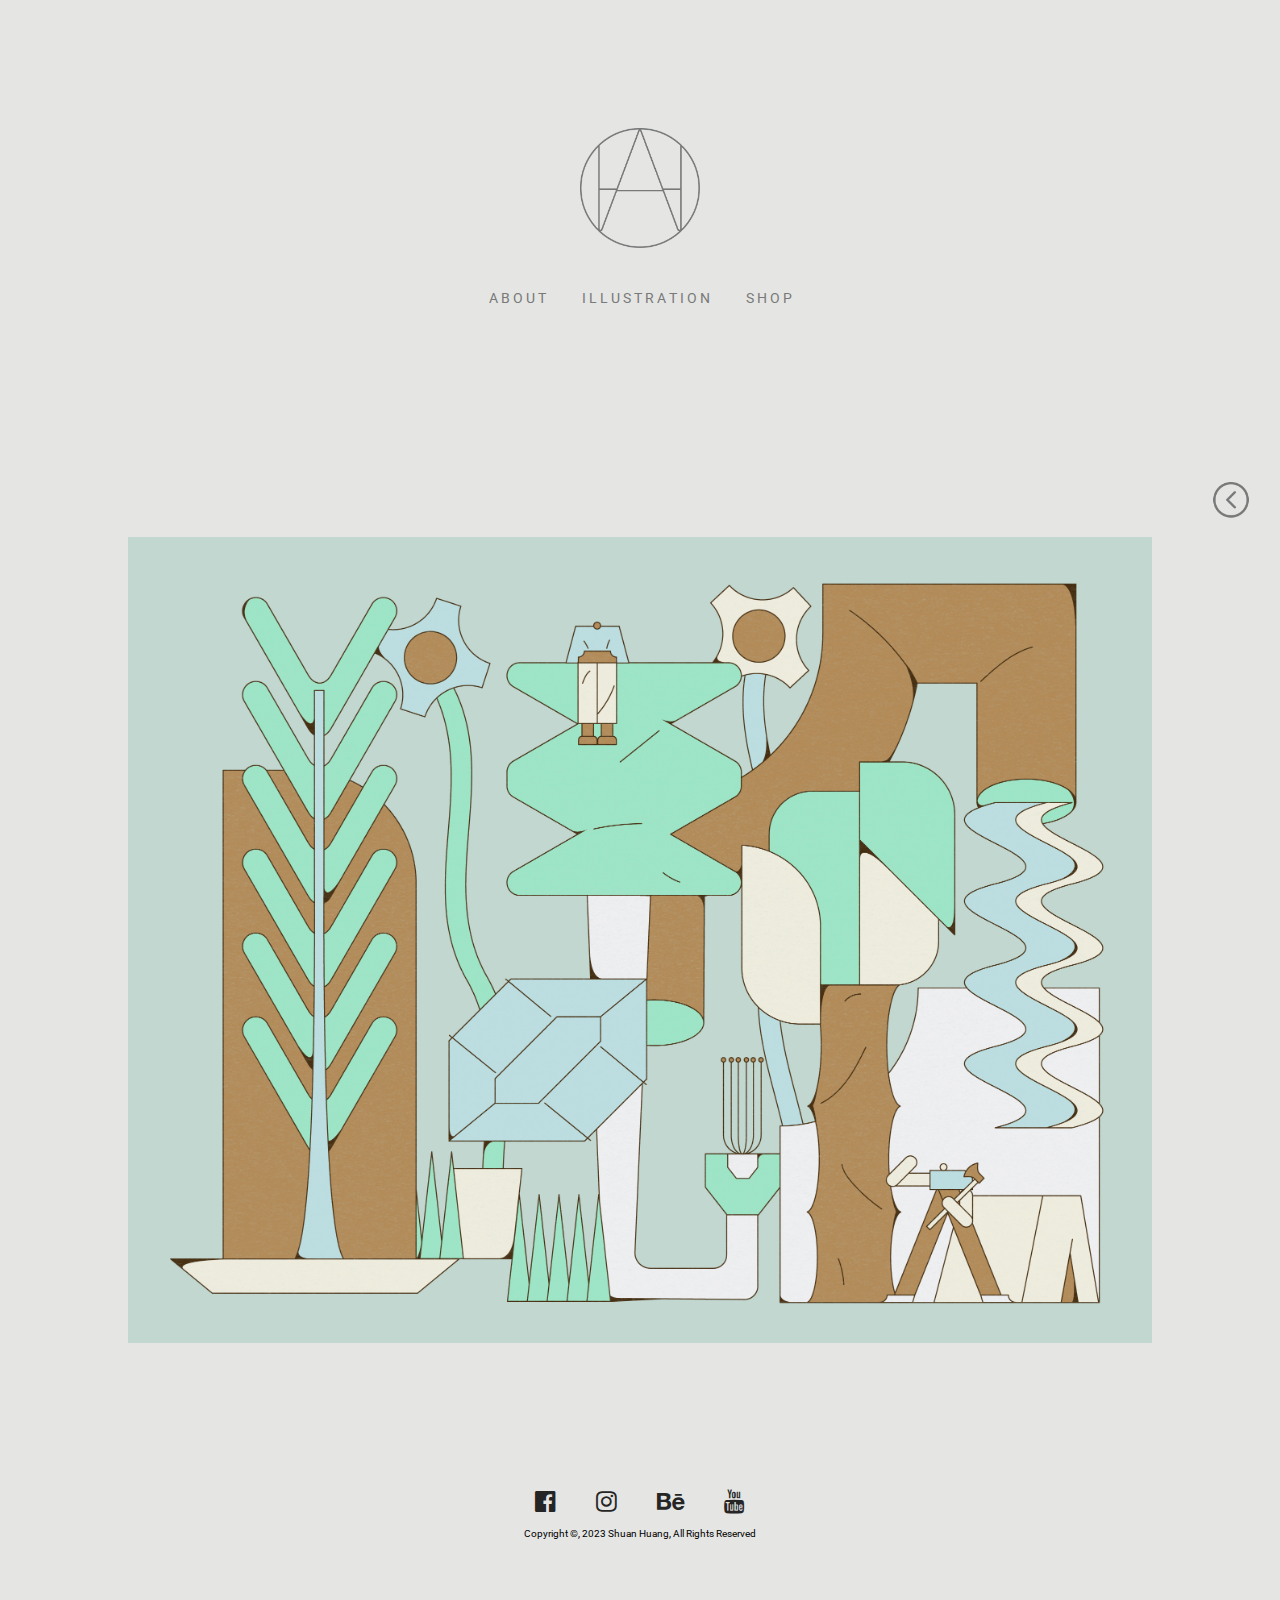
<file: 1.html>
<!DOCTYPE html>
<html style="background-color: #e5e5e3;">
<head>
    <title>Graphic designer x Illustrator | Shu-an</title>
    <meta charset="UTF-8">
    <meta name="viewport" content="width=device-width, initial-scale=1">
    <link rel="stylesheet" href="./style.css">
    <link rel="stylesheet" href="https://fonts.googleapis.com/css?family=roboto">
    <link rel="stylesheet" href="https://cdnjs.cloudflare.com/ajax/libs/font-awesome/4.7.0/css/font-awesome.min.css">
    <link rel="icon" href="./favicon.ico">
</head>

<body>


<!-- Header -->
<header class="center" style="padding: 128px 16px;">
    <div class="header-logo">
        <a href="./index.html"><img src="./logo.png" alt="Shu-an"></a>
    </div>
    
    <!-- Navbar (phone) -->
    <div>
        <nav class="bottom-nav">
            <div class="card hide-large hide-medium">
                <a href="./about_me.html" class="bar-item button text-grey" style="font-size: 14px;">A B O U T</a>
                <a href="./index.html" class="bar-item button text-grey" style="font-size: 14px;">I L L U S T R A T I O N</a>
                <a href="./shop.html" class="bar-item button text-grey" style="font-size: 14px;">S H O P</a>
            </div>
        </nav>
    
    <div class="hide-small">
        <div class="bar padding-32" >
            <a href="./about_me.html" class="bar-item button text-grey" style="font-size: 14px;">A B O U T</a>
            <a href="./index.html" class="bar-item button text-grey" style="font-size: 14px;">I L L U S T R A T I O N</a>
            <a href="./shop.html" class="bar-item button text-grey" style="font-size: 14px;">S H O P</a>
        </div>
      </div>
    </div>
</header>


        <!-- Photo Grid -->
 <div class="center" id="myGrid" style="margin-top: 64px; margin-bottom: 64px">
        <a class="backbutton hide-small" href="javascript:void(0);" onclick="history.back()">
            <img class="img back-icon" src="./back_icon.png">
        </a>
            <img src="./1.jpg" style="width:80%">
        <!-- End Page Content -->
    </div>    
    
<!-- Footer -->
<footer class="padding-64 xlarge center" style="margin-top:128px width:100%">
    <div class="container">
    <a href="https://www.facebook.com/alus830/?show_switched_toast=0&show_invite_to_follow=0&show_switched_tooltip=0&show_podcast_settings=0&show_community_review_changes=0&show_community_rollback=0&show_follower_visibility_disclosure=0"target="_blank"><i class="fa fa-facebook-official hover-opacity icon" style="color:#252525"></i></a>
    <a href="https://www.instagram.com/alus830/"target="_blank"><i class="fa fa-instagram hover-opacity icon" style="color:#252525"></i></a>
    <a href="https://www.behance.net/AlanHuangTW"target="_blank"><i class="fa fa-behance hover-opacity icon" style="color:#252525"></i></a>
    <a href="https://www.youtube.com/channel/UCxVeSRtDdsq6qhW57Mpvhqg"target="_blank"><i class="fa fa-youtube hover-opacity icon" style="color:#252525"></i></a>
    </div>
    <p class="tiny" style="margin-bottom:48px">Copyright ©, 2023 Shuan Huang, All Rights Reserved</p>
</footer>
<script type="text/javascript">
    document.addEventListener("contextmenu", function (e) {
        e.preventDefault();
        alert("Disable Right Click！");
    });
</script>
</body>
</html>
</file>
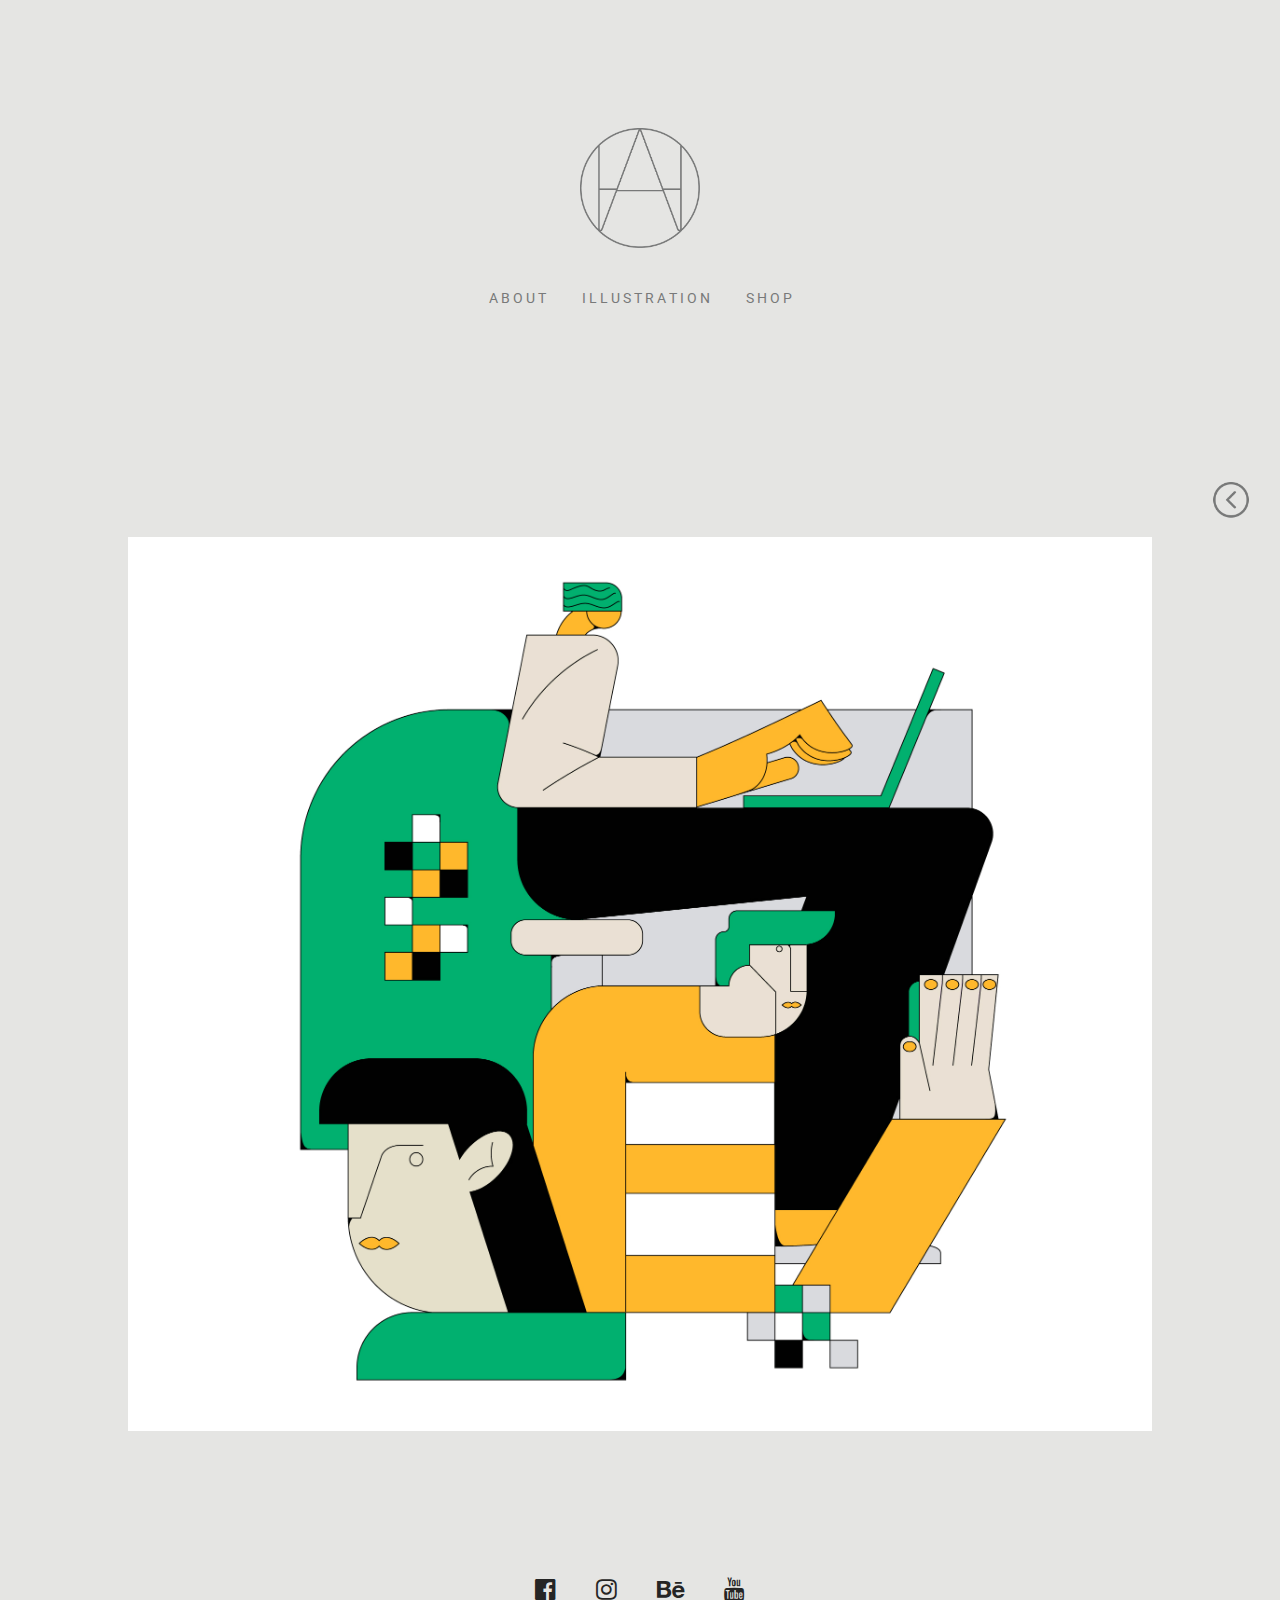
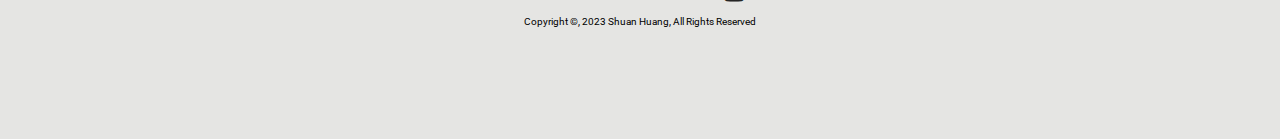
<file: 10.html>
<!DOCTYPE html>
<html style="background-color: #e5e5e3">
  <head>
    <title>Graphic designer x Illustrator | Shu-an</title>
    <meta charset="UTF-8" />
    <meta name="viewport" content="width=device-width, initial-scale=1" />
    <link rel="stylesheet" href="./style.css" />
    <link
      rel="stylesheet"
      href="https://fonts.googleapis.com/css?family=roboto"
    />
    <link
      rel="stylesheet"
      href="https://cdnjs.cloudflare.com/ajax/libs/font-awesome/4.7.0/css/font-awesome.min.css"
    />
    <link rel="icon" href="./favicon.ico" />
  </head>

  <body>
    <!-- Header -->
    <header class="center" style="padding: 128px 16px">
      <div class="header-logo">
        <a href="./index.html"><img src="./logo.png" alt="Shu-an" /></a>
      </div>

      <!-- Navbar (phone) -->
      <div>
        <nav class="bottom-nav">
          <div class="card hide-large hide-medium">
            <a
              href="./about_me.html"
              class="bar-item button text-grey"
              style="font-size: 14px"
              >A B O U T</a
            >
            <a
              href="./index.html"
              class="bar-item button text-grey"
              style="font-size: 14px"
              >I L L U S T R A T I O N</a
            >
            <a
              href="./shop.html"
              class="bar-item button text-grey"
              style="font-size: 14px"
              >S H O P</a
            >
          </div>
        </nav>

        <div class="hide-small">
          <div class="bar padding-32">
            <a
              href="./about_me.html"
              class="bar-item button text-grey"
              style="font-size: 14px"
              >A B O U T</a
            >
            <a
              href="./index.html"
              class="bar-item button text-grey"
              style="font-size: 14px"
              >I L L U S T R A T I O N</a
            >
            <a
              href="./shop.html"
              class="bar-item button text-grey"
              style="font-size: 14px"
              >S H O P</a
            >
          </div>
        </div>
      </div>
    </header>

    <!-- Photo Grid -->
    <div
      class="center"
      id="myGrid"
      style="margin-top: 64px; margin-bottom: 64px"
    >
      <a
        class="backbutton hide-small"
        href="javascript:void(0);"
        onclick="history.back()"
      >
        <img class="img back-icon" src="./back_icon.png" />
      </a>
      <img src="./10.jpg" style="width: 80%" />
      <!-- End Page Content -->
    </div>

    <!-- Footer -->
    <footer
      class="padding-64 xlarge center"
      style="margin-top:128px width:100%"
    >
      <div class="container">
        <a
          href="https://www.facebook.com/alus830/?show_switched_toast=0&show_invite_to_follow=0&show_switched_tooltip=0&show_podcast_settings=0&show_community_review_changes=0&show_community_rollback=0&show_follower_visibility_disclosure=0"
          target="_blank"
          ><i
            class="fa fa-facebook-official hover-opacity icon"
            style="color: #252525"
          ></i
        ></a>
        <a href="https://www.instagram.com/alus830/" target="_blank"
          ><i
            class="fa fa-instagram hover-opacity icon"
            style="color: #252525"
          ></i
        ></a>
        <a href="https://www.behance.net/AlanHuangTW" target="_blank"
          ><i
            class="fa fa-behance hover-opacity icon"
            style="color: #252525"
          ></i
        ></a>
        <a
          href="https://www.youtube.com/channel/UCxVeSRtDdsq6qhW57Mpvhqg"
          target="_blank"
          ><i
            class="fa fa-youtube hover-opacity icon"
            style="color: #252525"
          ></i
        ></a>
      </div>
      <p class="tiny" style="margin-bottom: 48px">
        Copyright ©, 2023 Shuan Huang, All Rights Reserved
      </p>
    </footer>
    <script type="text/javascript">
      document.addEventListener("contextmenu", function (e) {
        e.preventDefault();
        alert("Disable Right Click！");
      });
    </script>
  </body>
</html>
</file>
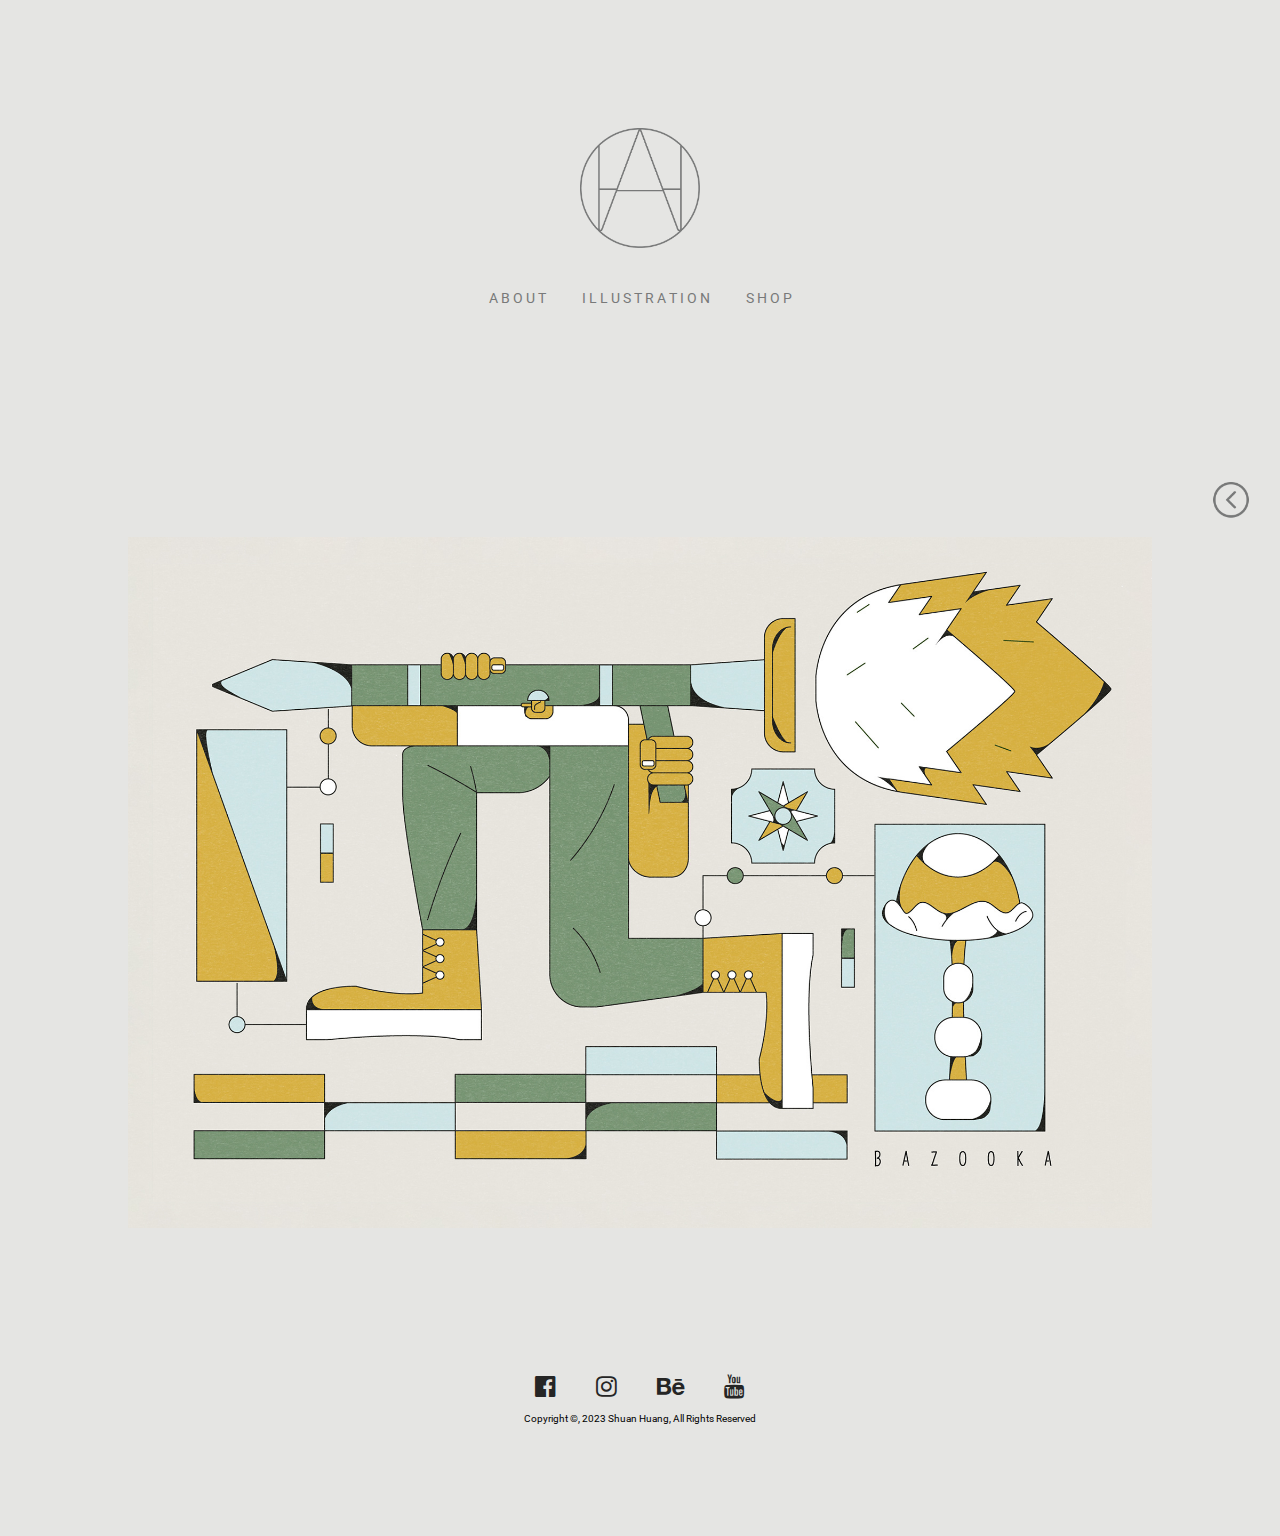
<file: 2.html>
<!DOCTYPE html>
<html style="background-color: #e5e5e3;">
<head>
    <title>Graphic designer x Illustrator | Shu-an</title>
    <meta charset="UTF-8">
    <meta name="viewport" content="width=device-width, initial-scale=1">
    <link rel="stylesheet" href="./style.css">
    <link rel="stylesheet" href="https://fonts.googleapis.com/css?family=roboto">
    <link rel="stylesheet" href="https://cdnjs.cloudflare.com/ajax/libs/font-awesome/4.7.0/css/font-awesome.min.css">
    <link rel="icon" href="./favicon.ico">
</head>

<body>


<!-- Header -->
<header class="center" style="padding: 128px 16px;">
    <div class="header-logo">
        <a href="./index.html"><img src="./logo.png" alt="Shu-an"></a>
    </div>
    
    <!-- Navbar (phone) -->
    <div>
        <nav class="bottom-nav">
            <div class="card hide-large hide-medium">
                <a href="./about_me.html" class="bar-item button text-grey" style="font-size: 14px;">A B O U T</a>
                <a href="./index.html" class="bar-item button text-grey" style="font-size: 14px;">I L L U S T R A T I O N</a>
                <a href="./shop.html" class="bar-item button text-grey" style="font-size: 14px;">S H O P</a>
            </div>
        </nav>
    
    <div class="hide-small">
        <div class="bar padding-32" >
            <a href="./about_me.html" class="bar-item button text-grey" style="font-size: 14px;">A B O U T</a>
            <a href="./index.html" class="bar-item button text-grey" style="font-size: 14px;">I L L U S T R A T I O N</a>
            <a href="./shop.html" class="bar-item button text-grey" style="font-size: 14px;">S H O P</a>
        </div>
      </div>
    </div>
</header>


        <!-- Photo Grid -->
 <div class="center" id="myGrid" style="margin-top: 64px; margin-bottom: 64px">
        <a class="backbutton hide-small" href="javascript:void(0);" onclick="history.back()">
            <img class="img back-icon" src="./back_icon.png">
        </a>
            <img src="./2.jpg" style="width:80%">
        <!-- End Page Content -->
    </div>    
    
<!-- Footer -->
<footer class="padding-64 xlarge center" style="margin-top:128px width:100%">
    <div class="container">
    <a href="https://www.facebook.com/alus830/?show_switched_toast=0&show_invite_to_follow=0&show_switched_tooltip=0&show_podcast_settings=0&show_community_review_changes=0&show_community_rollback=0&show_follower_visibility_disclosure=0"target="_blank"><i class="fa fa-facebook-official hover-opacity icon" style="color:#252525"></i></a>
    <a href="https://www.instagram.com/alus830/"target="_blank"><i class="fa fa-instagram hover-opacity icon" style="color:#252525"></i></a>
    <a href="https://www.behance.net/AlanHuangTW"target="_blank"><i class="fa fa-behance hover-opacity icon" style="color:#252525"></i></a>
    <a href="https://www.youtube.com/channel/UCxVeSRtDdsq6qhW57Mpvhqg"target="_blank"><i class="fa fa-youtube hover-opacity icon" style="color:#252525"></i></a>
    </div>
    <p class="tiny" style="margin-bottom:48px">Copyright ©, 2023 Shuan Huang, All Rights Reserved</p>
</footer>
<script type="text/javascript">
    document.addEventListener("contextmenu", function (e) {
        e.preventDefault();
        alert("Disable Right Click！");
    });
</script>
</body>
</html>
</file>
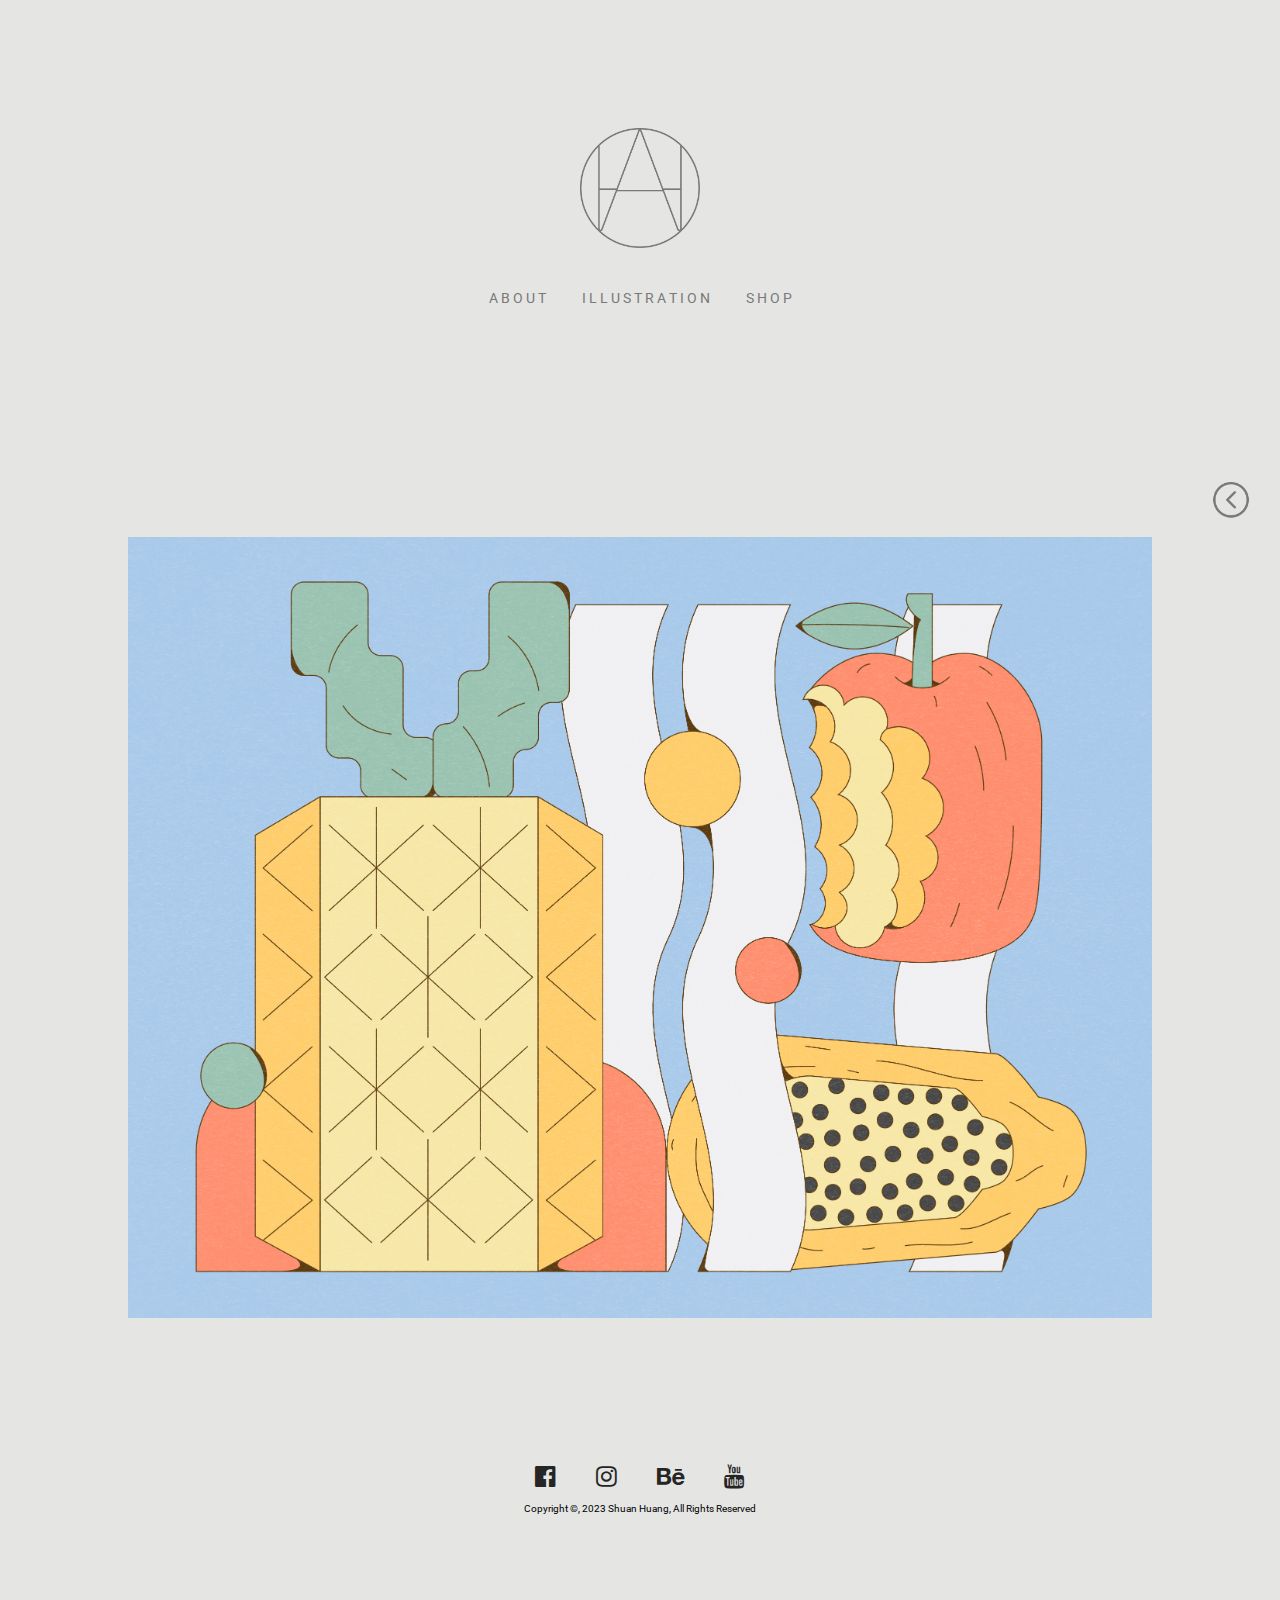
<file: 4.html>
<!DOCTYPE html>
<html style="background-color: #e5e5e3;">
<head>
    <title>Graphic designer x Illustrator | Shu-an</title>
    <meta charset="UTF-8">
    <meta name="viewport" content="width=device-width, initial-scale=1">
    <link rel="stylesheet" href="./style.css">
    <link rel="stylesheet" href="https://fonts.googleapis.com/css?family=roboto">
    <link rel="stylesheet" href="https://cdnjs.cloudflare.com/ajax/libs/font-awesome/4.7.0/css/font-awesome.min.css">
    <link rel="icon" href="./favicon.ico">
</head>

<body>


<!-- Header -->
<header class="center" style="padding: 128px 16px;">
    <div class="header-logo">
        <a href="./index.html"><img src="./logo.png" alt="Shu-an"></a>
    </div>
    
    <!-- Navbar (phone) -->
    <div>
        <nav class="bottom-nav">
            <div class="card hide-large hide-medium">
                <a href="./about_me.html" class="bar-item button text-grey" style="font-size: 14px;">A B O U T</a>
                <a href="./index.html" class="bar-item button text-grey" style="font-size: 14px;">I L L U S T R A T I O N</a>
                <a href="./shop.html" class="bar-item button text-grey" style="font-size: 14px;">S H O P</a>
            </div>
        </nav>
    
    <div class="hide-small">
        <div class="bar padding-32" >
            <a href="./about_me.html" class="bar-item button text-grey" style="font-size: 14px;">A B O U T</a>
            <a href="./index.html" class="bar-item button text-grey" style="font-size: 14px;">I L L U S T R A T I O N</a>
            <a href="./shop.html" class="bar-item button text-grey" style="font-size: 14px;">S H O P</a>
        </div>
      </div>
    </div>
</header>


        <!-- Photo Grid -->
 <div class="center" id="myGrid" style="margin-top: 64px; margin-bottom: 64px">
        <a class="backbutton hide-small" href="javascript:void(0);" onclick="history.back()">
            <img class="img back-icon" src="./back_icon.png">
        </a>
            <img src="./4.jpg" style="width:80%">
        <!-- End Page Content -->
    </div>    
    
<!-- Footer -->
<footer class="padding-64 xlarge center" style="margin-top:128px width:100%">
    <div class="container">
    <a href="https://www.facebook.com/alus830/?show_switched_toast=0&show_invite_to_follow=0&show_switched_tooltip=0&show_podcast_settings=0&show_community_review_changes=0&show_community_rollback=0&show_follower_visibility_disclosure=0"target="_blank"><i class="fa fa-facebook-official hover-opacity icon" style="color:#252525"></i></a>
    <a href="https://www.instagram.com/alus830/"target="_blank"><i class="fa fa-instagram hover-opacity icon" style="color:#252525"></i></a>
    <a href="https://www.behance.net/AlanHuangTW"target="_blank"><i class="fa fa-behance hover-opacity icon" style="color:#252525"></i></a>
    <a href="https://www.youtube.com/channel/UCxVeSRtDdsq6qhW57Mpvhqg"target="_blank"><i class="fa fa-youtube hover-opacity icon" style="color:#252525"></i></a>
    </div>
    <p class="tiny" style="margin-bottom:48px">Copyright ©, 2023 Shuan Huang, All Rights Reserved</p>
</footer>
<script type="text/javascript">
    document.addEventListener("contextmenu", function (e) {
        e.preventDefault();
        alert("Disable Right Click！");
    });
</script>
</body>
</html>
</file>
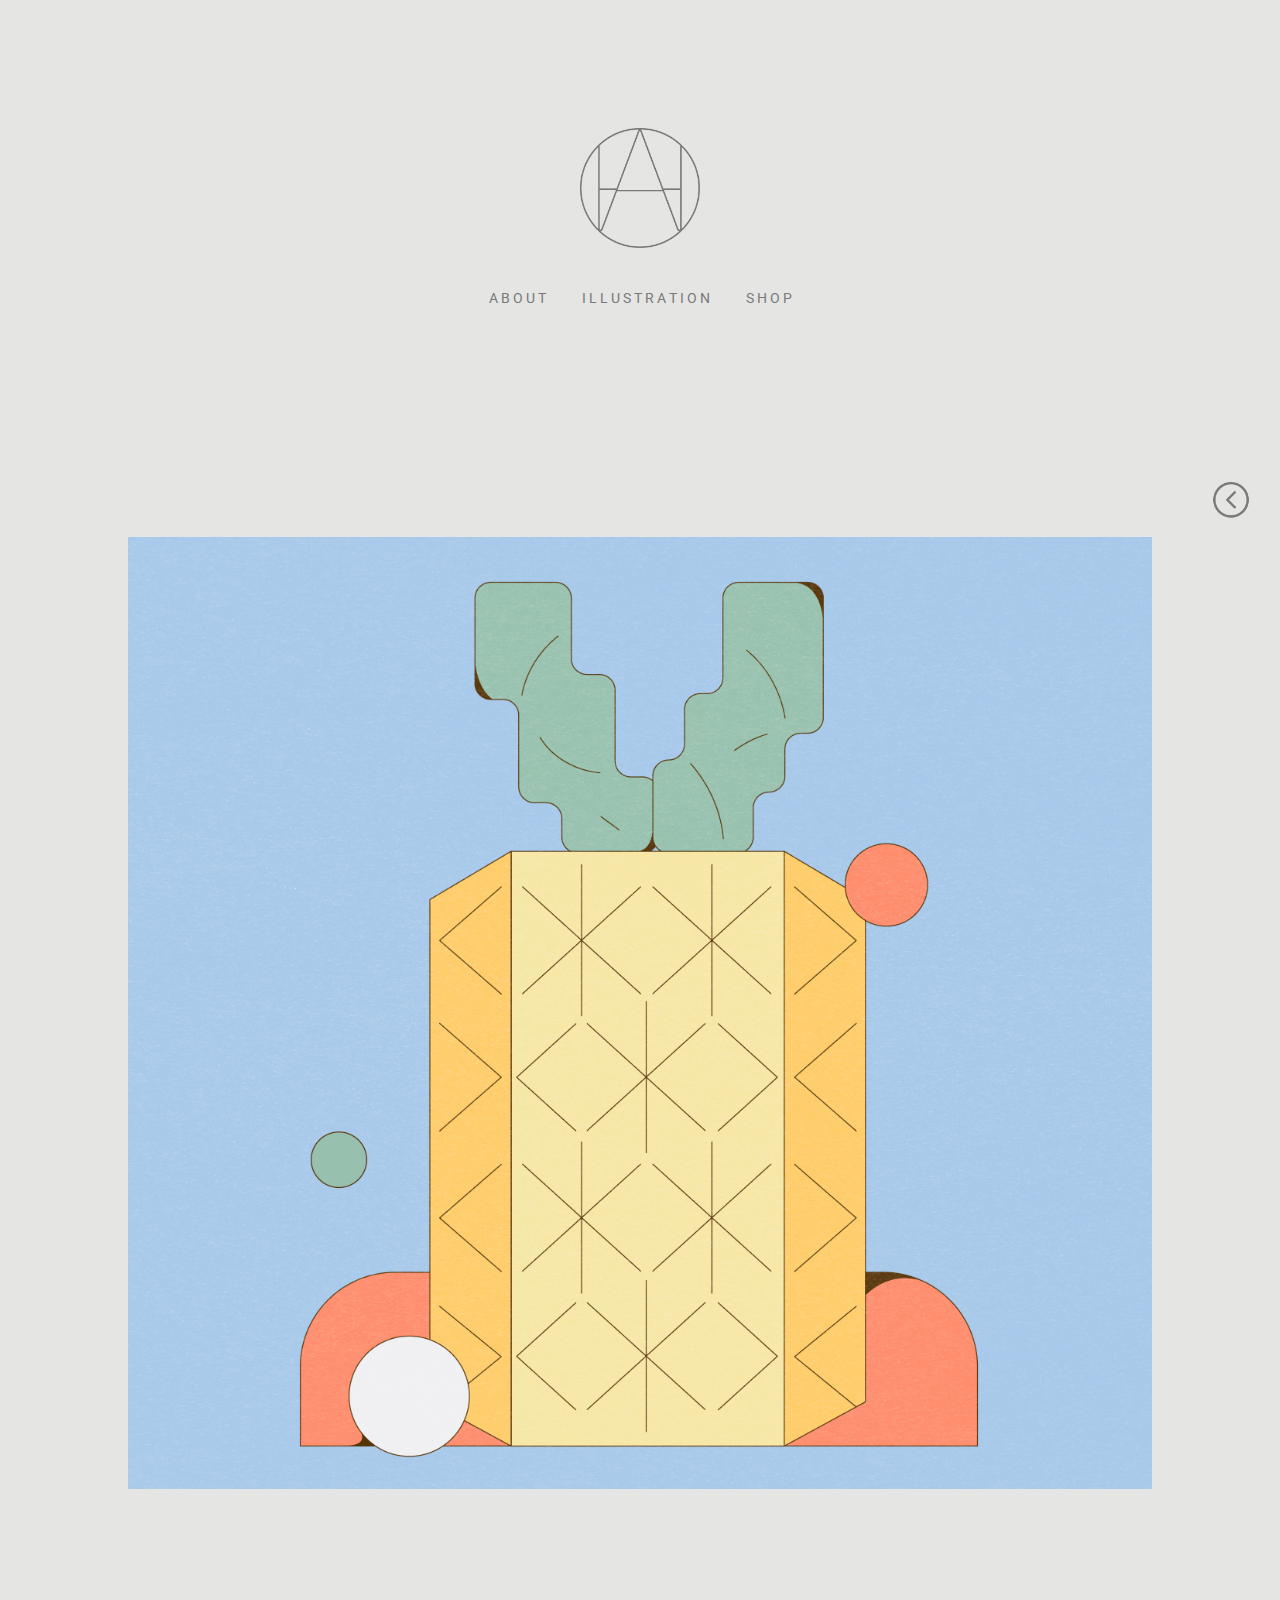
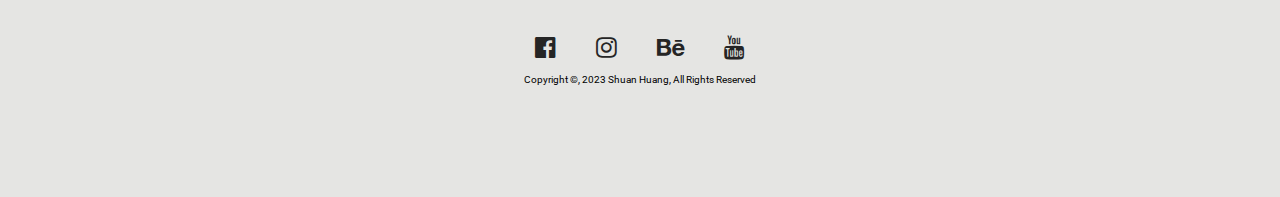
<file: 5.html>
<!DOCTYPE html>
<html style="background-color: #e5e5e3;">
<head>
    <title>Graphic designer x Illustrator | Shu-an</title>
    <meta charset="UTF-8">
    <meta name="viewport" content="width=device-width, initial-scale=1">
    <link rel="stylesheet" href="./style.css">
    <link rel="stylesheet" href="https://fonts.googleapis.com/css?family=roboto">
    <link rel="stylesheet" href="https://cdnjs.cloudflare.com/ajax/libs/font-awesome/4.7.0/css/font-awesome.min.css">
    <link rel="icon" href="./favicon.ico">
</head>

<body>


<!-- Header -->
<header class="center" style="padding: 128px 16px;">
    <div class="header-logo">
        <a href="./index.html"><img src="./logo.png" alt="Shu-an"></a>
    </div>
    
    <!-- Navbar (phone) -->
    <div>
        <nav class="bottom-nav">
            <div class="card hide-large hide-medium">
                <a href="./about_me.html" class="bar-item button text-grey" style="font-size: 14px;">A B O U T</a>
                <a href="./index.html" class="bar-item button text-grey" style="font-size: 14px;">I L L U S T R A T I O N</a>
                <a href="./shop.html" class="bar-item button text-grey" style="font-size: 14px;">S H O P</a>
            </div>
        </nav>
    
    <div class="hide-small">
        <div class="bar padding-32" >
            <a href="./about_me.html" class="bar-item button text-grey" style="font-size: 14px;">A B O U T</a>
            <a href="./index.html" class="bar-item button text-grey" style="font-size: 14px;">I L L U S T R A T I O N</a>
            <a href="./shop.html" class="bar-item button text-grey" style="font-size: 14px;">S H O P</a>
        </div>
      </div>
    </div>
</header>


        <!-- Photo Grid -->
 <div class="center" id="myGrid" style="margin-top: 64px; margin-bottom: 64px">
        <a class="backbutton hide-small" href="javascript:void(0);" onclick="history.back()">
            <img class="img back-icon" src="./back_icon.png">
        </a>
            <img src="./5.jpg" style="width:80%">
        <!-- End Page Content -->
    </div>    
    
<!-- Footer -->
<footer class="padding-64 xlarge center" style="margin-top:128px width:100%">
    <div class="container">
    <a href="https://www.facebook.com/alus830/?show_switched_toast=0&show_invite_to_follow=0&show_switched_tooltip=0&show_podcast_settings=0&show_community_review_changes=0&show_community_rollback=0&show_follower_visibility_disclosure=0"target="_blank"><i class="fa fa-facebook-official hover-opacity icon" style="color:#252525"></i></a>
    <a href="https://www.instagram.com/alus830/"target="_blank"><i class="fa fa-instagram hover-opacity icon" style="color:#252525"></i></a>
    <a href="https://www.behance.net/AlanHuangTW"target="_blank"><i class="fa fa-behance hover-opacity icon" style="color:#252525"></i></a>
    <a href="https://www.youtube.com/channel/UCxVeSRtDdsq6qhW57Mpvhqg"target="_blank"><i class="fa fa-youtube hover-opacity icon" style="color:#252525"></i></a>
    </div>
    <p class="tiny" style="margin-bottom:48px">Copyright ©, 2023 Shuan Huang, All Rights Reserved</p>
</footer>
<script type="text/javascript">
    document.addEventListener("contextmenu", function (e) {
        e.preventDefault();
        alert("Disable Right Click！");
    });
</script>
</body>
</html>
</file>
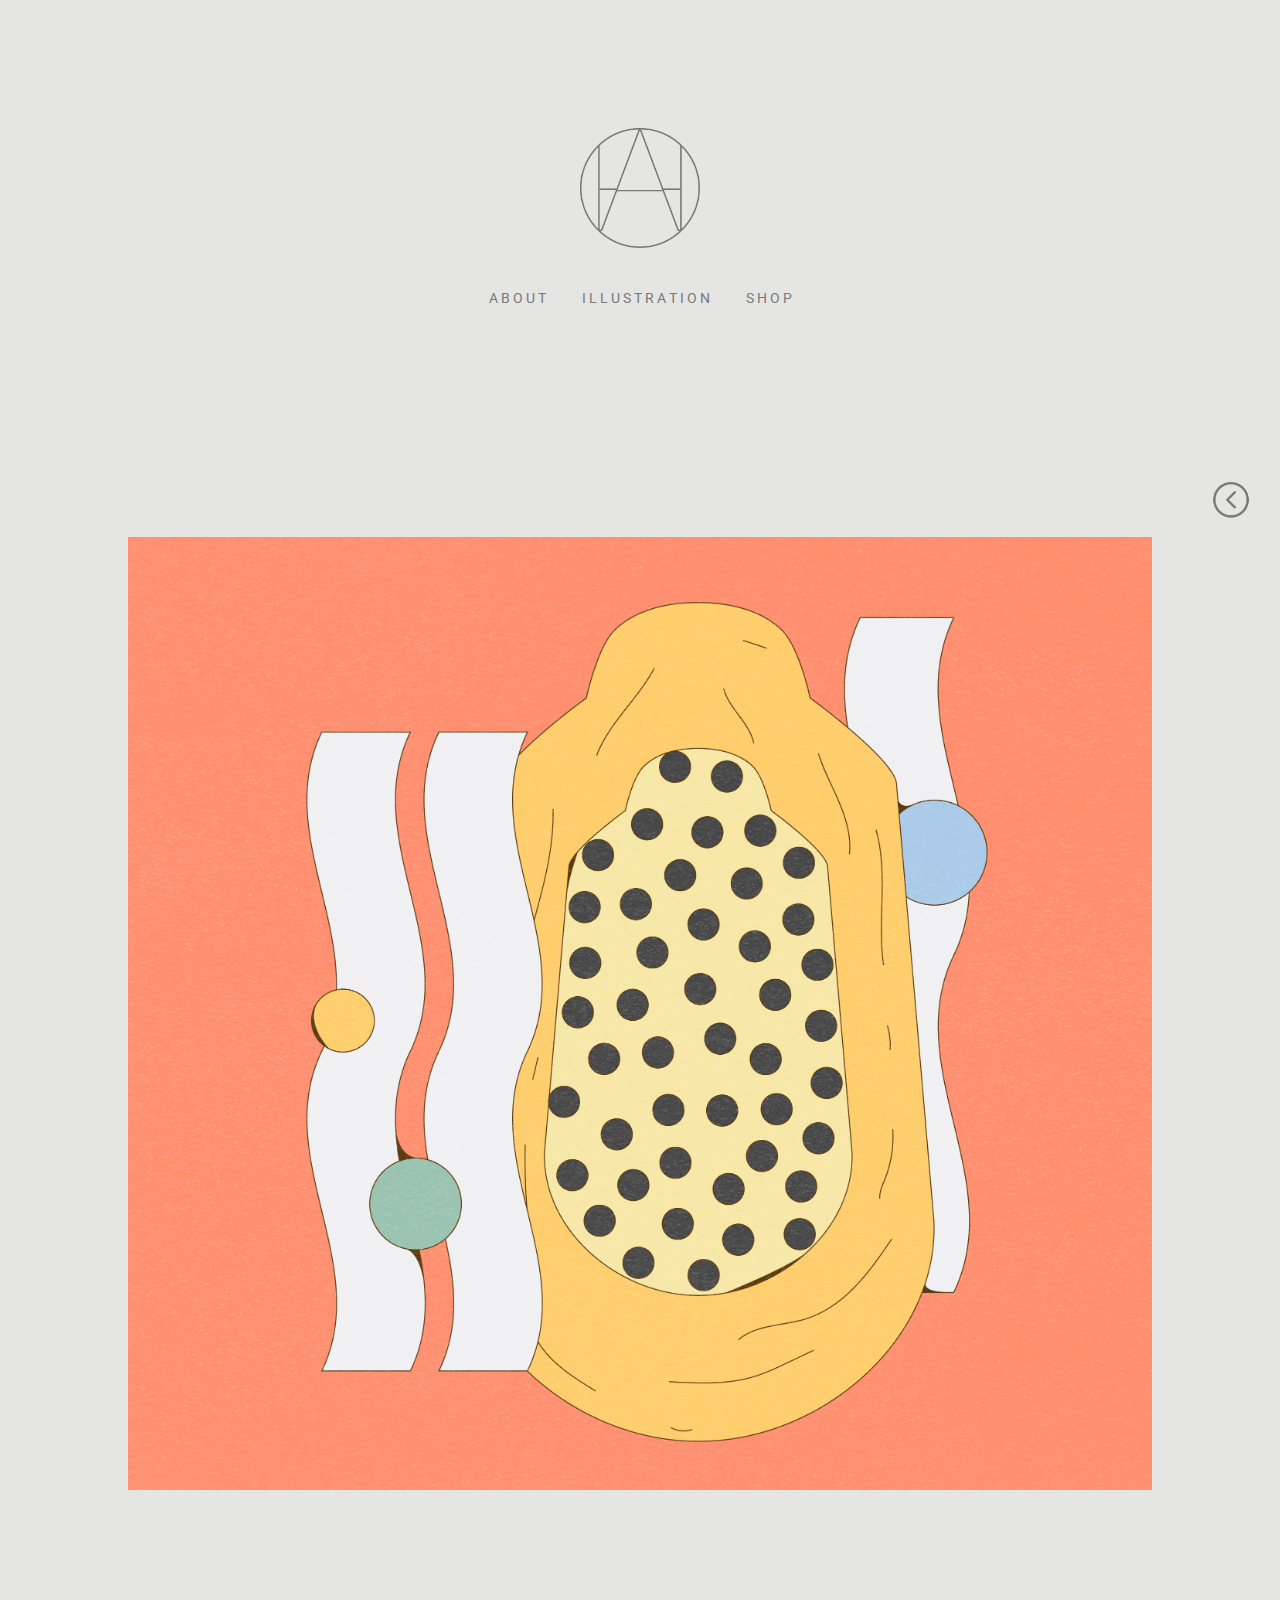
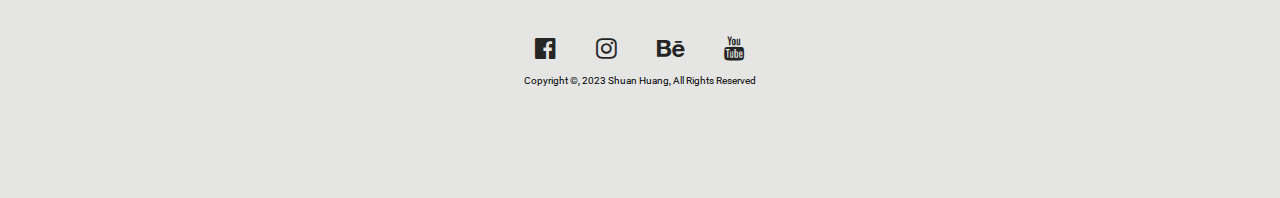
<file: 6.html>
<!DOCTYPE html>
<html style="background-color: #e5e5e3">
  <head>
    <title>Graphic designer x Illustrator | Shu-an</title>
    <meta charset="UTF-8" />
    <meta name="viewport" content="width=device-width, initial-scale=1" />
    <link rel="stylesheet" href="./style.css" />
    <link
      rel="stylesheet"
      href="https://fonts.googleapis.com/css?family=roboto"
    />
    <link
      rel="stylesheet"
      href="https://cdnjs.cloudflare.com/ajax/libs/font-awesome/4.7.0/css/font-awesome.min.css"
    />
    <link rel="icon" href="./favicon.ico" />
  </head>

  <body>
    <!-- Header -->
    <header class="center" style="padding: 128px 16px">
      <div class="header-logo">
        <a href="./index.html"><img src="./logo.png" alt="Shu-an" /></a>
      </div>

      <!-- Navbar (phone) -->
      <div>
        <nav class="bottom-nav">
          <div class="card hide-large hide-medium">
            <a
              href="./about_me.html"
              class="bar-item button text-grey"
              style="font-size: 14px"
              >A B O U T</a
            >
            <a
              href="./index.html"
              class="bar-item button text-grey"
              style="font-size: 14px"
              >I L L U S T R A T I O N</a
            >
            <a
              href="./shop.html"
              class="bar-item button text-grey"
              style="font-size: 14px"
              >S H O P</a
            >
          </div>
        </nav>

        <div class="hide-small">
          <div class="bar padding-32">
            <a
              href="./about_me.html"
              class="bar-item button text-grey"
              style="font-size: 14px"
              >A B O U T</a
            >
            <a
              href="./index.html"
              class="bar-item button text-grey"
              style="font-size: 14px"
              >I L L U S T R A T I O N</a
            >
            <a
              href="./shop.html"
              class="bar-item button text-grey"
              style="font-size: 14px"
              >S H O P</a
            >
          </div>
        </div>
      </div>
    </header>

    <!-- Photo Grid -->
    <div
      class="center"
      id="myGrid"
      style="margin-top: 64px; margin-bottom: 64px"
    >
      <a
        class="backbutton hide-small"
        href="javascript:void(0);"
        onclick="history.back()"
      >
        <img class="img back-icon" src="./back_icon.png" />
      </a>
      <img src="./6.jpg" style="width: 80%" />
      <!-- End Page Content -->
    </div>

    <!-- Footer -->
    <footer
      class="padding-64 xlarge center"
      style="margin-top:128px width:100%"
    >
      <div class="container">
        <a
          href="https://www.facebook.com/alus830/?show_switched_toast=0&show_invite_to_follow=0&show_switched_tooltip=0&show_podcast_settings=0&show_community_review_changes=0&show_community_rollback=0&show_follower_visibility_disclosure=0"
          target="_blank"
          ><i
            class="fa fa-facebook-official hover-opacity icon"
            style="color: #252525"
          ></i
        ></a>
        <a href="https://www.instagram.com/alus830/" target="_blank"
          ><i
            class="fa fa-instagram hover-opacity icon"
            style="color: #252525"
          ></i
        ></a>
        <a href="https://www.behance.net/AlanHuangTW" target="_blank"
          ><i
            class="fa fa-behance hover-opacity icon"
            style="color: #252525"
          ></i
        ></a>
        <a
          href="https://www.youtube.com/channel/UCxVeSRtDdsq6qhW57Mpvhqg"
          target="_blank"
          ><i
            class="fa fa-youtube hover-opacity icon"
            style="color: #252525"
          ></i
        ></a>
      </div>
      <p class="tiny" style="margin-bottom: 48px">
        Copyright ©, 2023 Shuan Huang, All Rights Reserved
      </p>
    </footer>
    <script type="text/javascript">
      document.addEventListener("contextmenu", function (e) {
        e.preventDefault();
        alert("Disable Right Click！");
      });
    </script>
  </body>
</html>
</file>
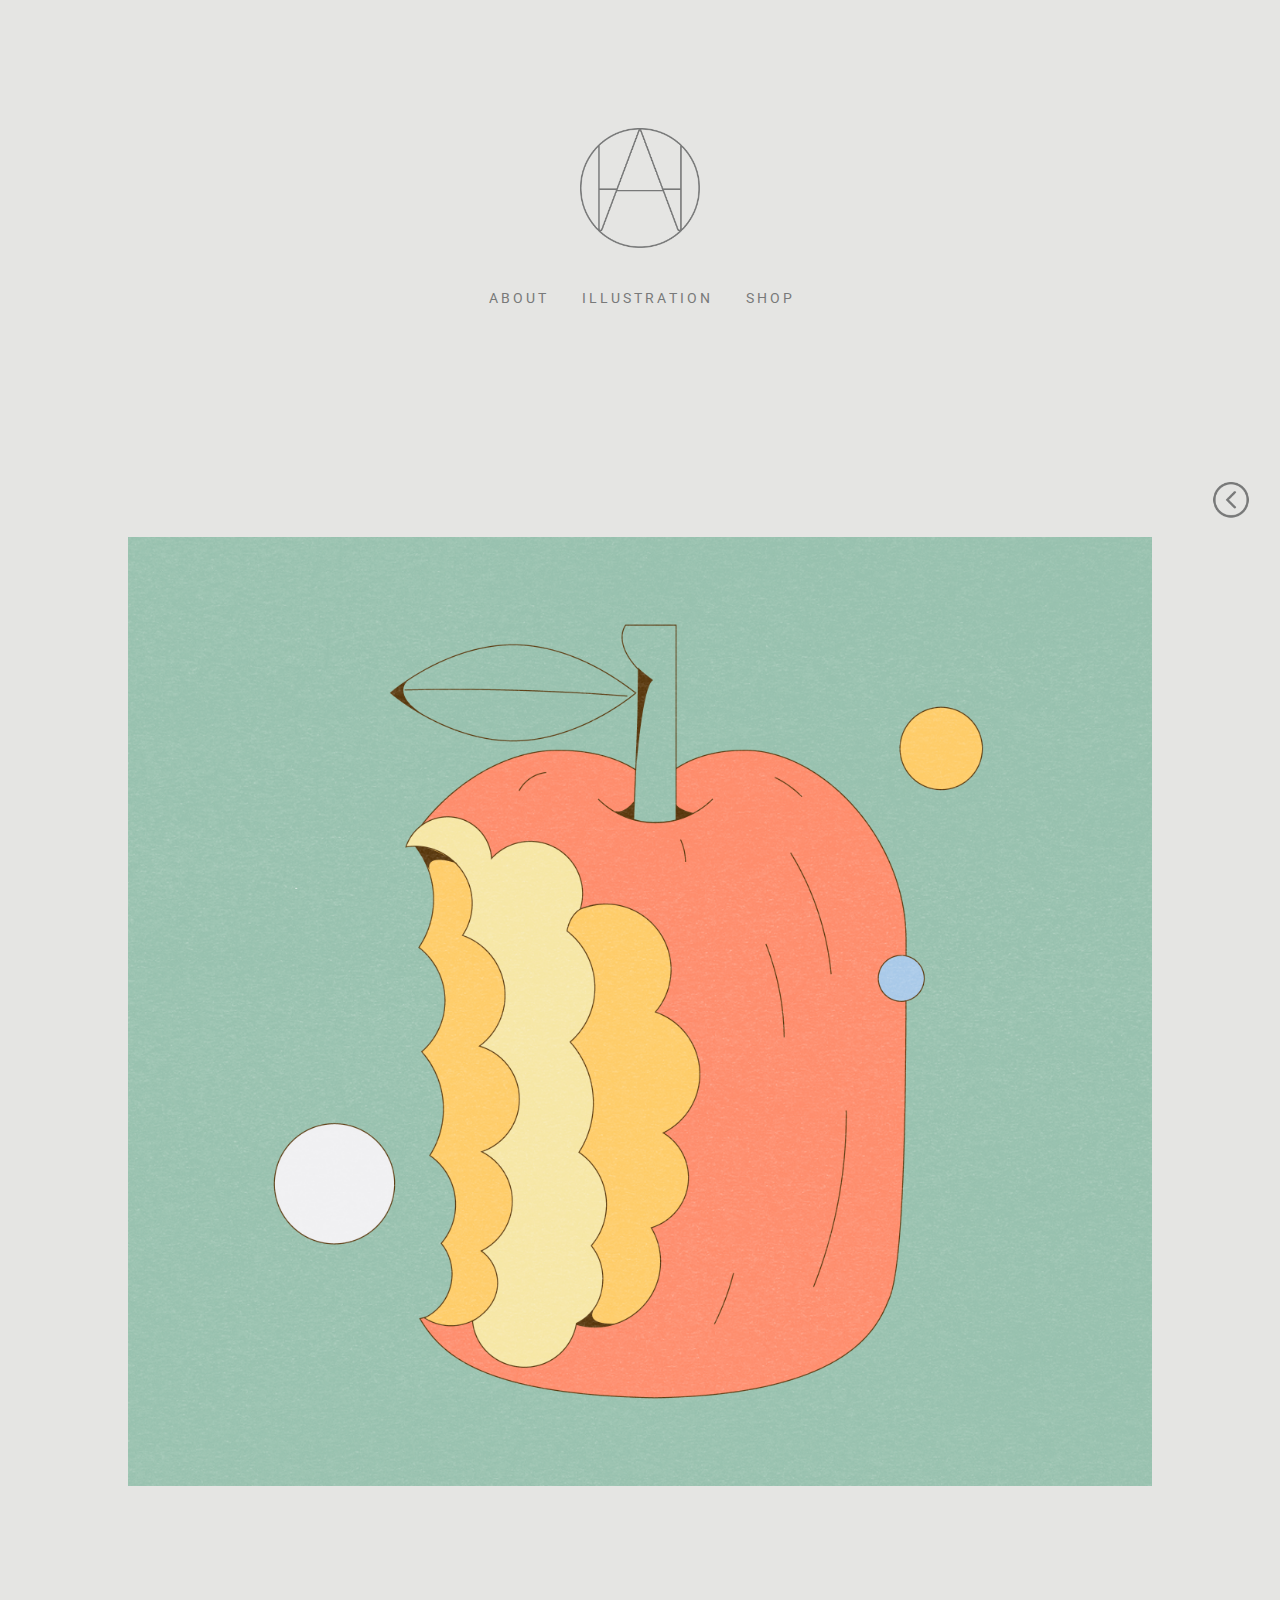
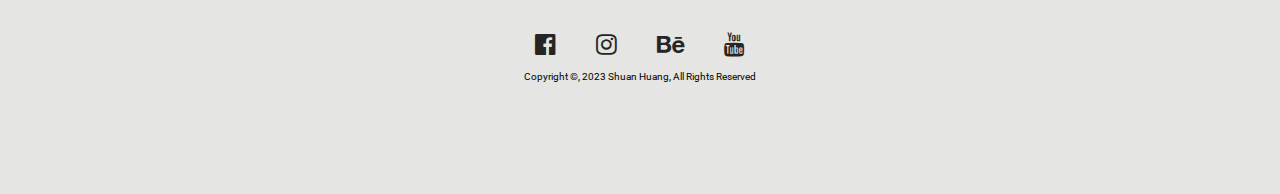
<file: 7.html>
<!DOCTYPE html>
<html style="background-color: #e5e5e3">
  <head>
    <title>Graphic designer x Illustrator | Shu-an</title>
    <meta charset="UTF-8" />
    <meta name="viewport" content="width=device-width, initial-scale=1" />
    <link rel="stylesheet" href="./style.css" />
    <link
      rel="stylesheet"
      href="https://fonts.googleapis.com/css?family=roboto"
    />
    <link
      rel="stylesheet"
      href="https://cdnjs.cloudflare.com/ajax/libs/font-awesome/4.7.0/css/font-awesome.min.css"
    />
    <link rel="icon" href="./favicon.ico" />
  </head>

  <body>
    <!-- Header -->
    <header class="center" style="padding: 128px 16px">
      <div class="header-logo">
        <a href="./index.html"><img src="./logo.png" alt="Shu-an" /></a>
      </div>

      <!-- Navbar (phone) -->
      <div>
        <nav class="bottom-nav">
          <div class="card hide-large hide-medium">
            <a
              href="./about_me.html"
              class="bar-item button text-grey"
              style="font-size: 14px"
              >A B O U T</a
            >
            <a
              href="./index.html"
              class="bar-item button text-grey"
              style="font-size: 14px"
              >I L L U S T R A T I O N</a
            >
            <a
              href="./shop.html"
              class="bar-item button text-grey"
              style="font-size: 14px"
              >S H O P</a
            >
          </div>
        </nav>

        <div class="hide-small">
          <div class="bar padding-32">
            <a
              href="./about_me.html"
              class="bar-item button text-grey"
              style="font-size: 14px"
              >A B O U T</a
            >
            <a
              href="./index.html"
              class="bar-item button text-grey"
              style="font-size: 14px"
              >I L L U S T R A T I O N</a
            >
            <a
              href="./shop.html"
              class="bar-item button text-grey"
              style="font-size: 14px"
              >S H O P</a
            >
          </div>
        </div>
      </div>
    </header>

    <!-- Photo Grid -->
    <div
      class="center"
      id="myGrid"
      style="margin-top: 64px; margin-bottom: 64px"
    >
      <a
        class="backbutton hide-small"
        href="javascript:void(0);"
        onclick="history.back()"
      >
        <img class="img back-icon" src="./back_icon.png" />
      </a>
      <img src="./7.jpg" style="width: 80%" />
      <!-- End Page Content -->
    </div>

    <!-- Footer -->
    <footer
      class="padding-64 xlarge center"
      style="margin-top:128px width:100%"
    >
      <div class="container">
        <a
          href="https://www.facebook.com/alus830/?show_switched_toast=0&show_invite_to_follow=0&show_switched_tooltip=0&show_podcast_settings=0&show_community_review_changes=0&show_community_rollback=0&show_follower_visibility_disclosure=0"
          target="_blank"
          ><i
            class="fa fa-facebook-official hover-opacity icon"
            style="color: #252525"
          ></i
        ></a>
        <a href="https://www.instagram.com/alus830/" target="_blank"
          ><i
            class="fa fa-instagram hover-opacity icon"
            style="color: #252525"
          ></i
        ></a>
        <a href="https://www.behance.net/AlanHuangTW" target="_blank"
          ><i
            class="fa fa-behance hover-opacity icon"
            style="color: #252525"
          ></i
        ></a>
        <a
          href="https://www.youtube.com/channel/UCxVeSRtDdsq6qhW57Mpvhqg"
          target="_blank"
          ><i
            class="fa fa-youtube hover-opacity icon"
            style="color: #252525"
          ></i
        ></a>
      </div>
      <p class="tiny" style="margin-bottom: 48px">
        Copyright ©, 2023 Shuan Huang, All Rights Reserved
      </p>
    </footer>
    <script type="text/javascript">
      document.addEventListener("contextmenu", function (e) {
        e.preventDefault();
        alert("Disable Right Click！");
      });
    </script>
  </body>
</html>
</file>
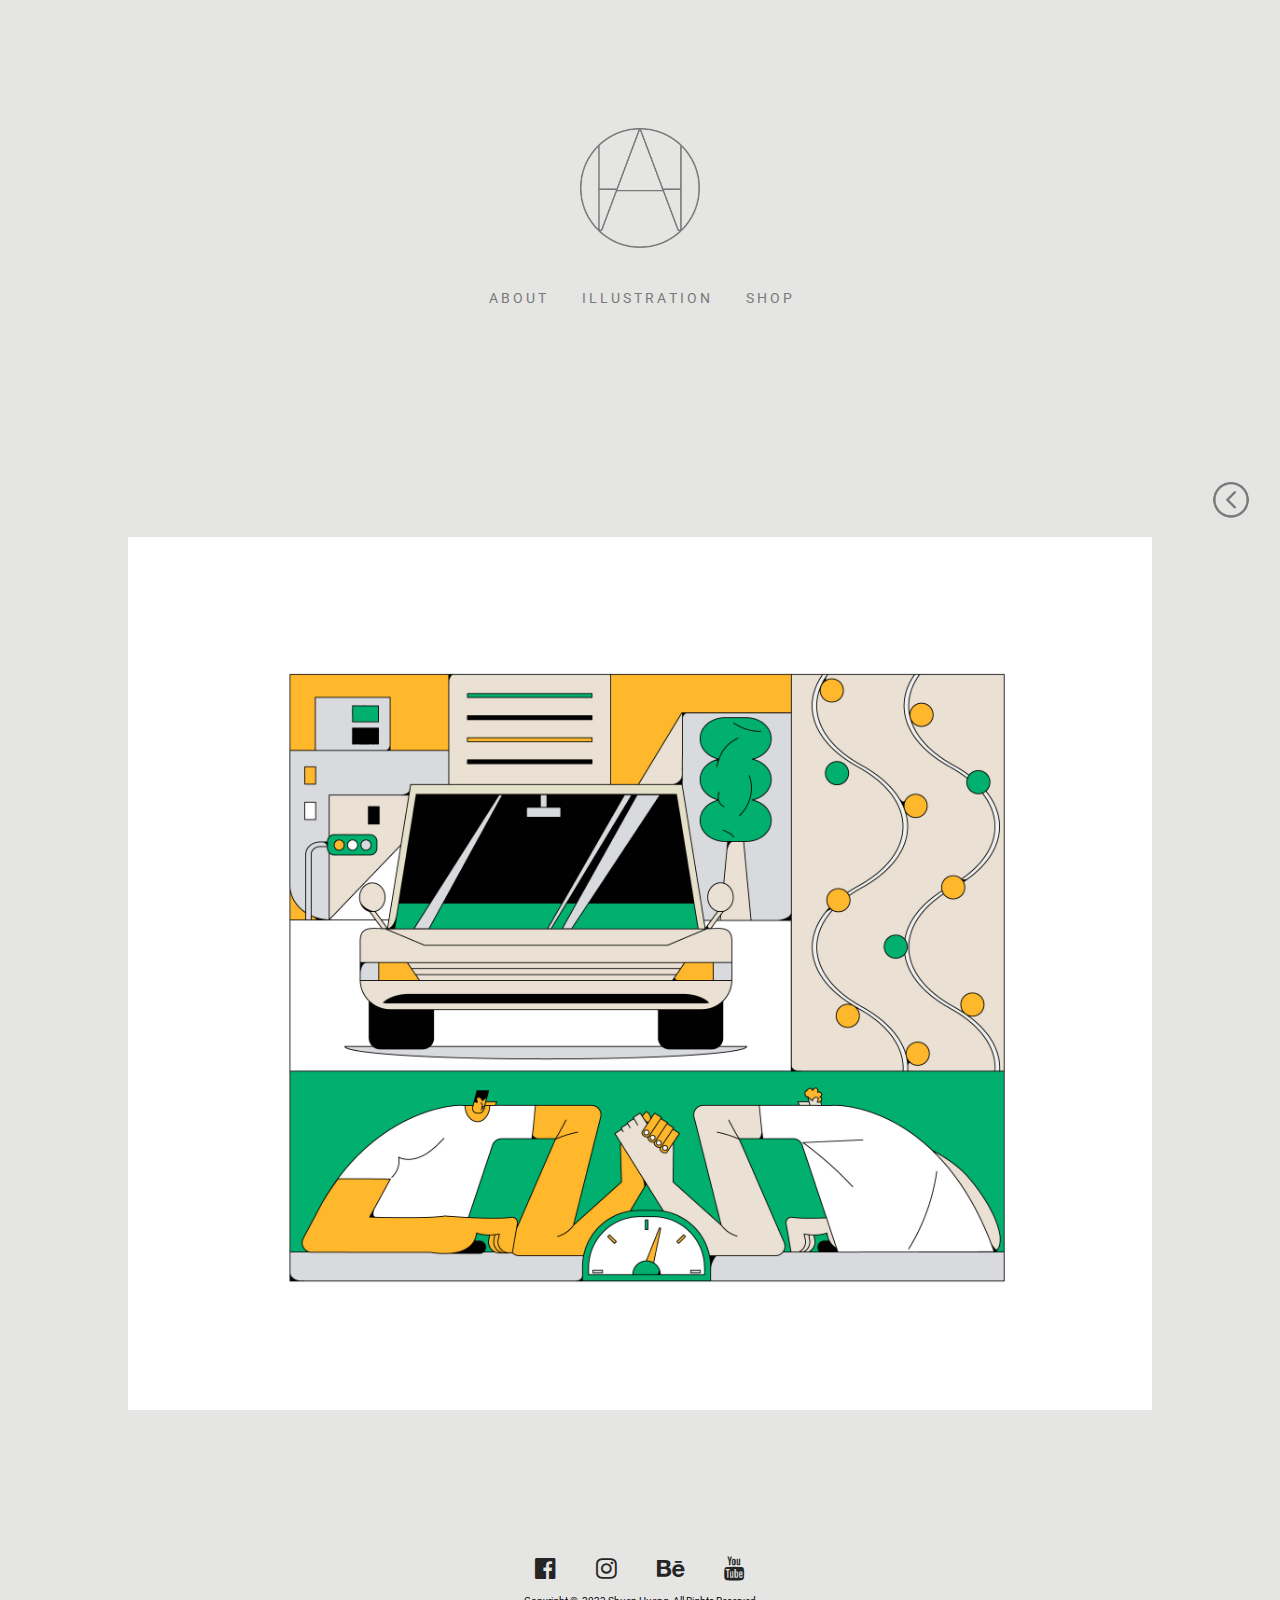
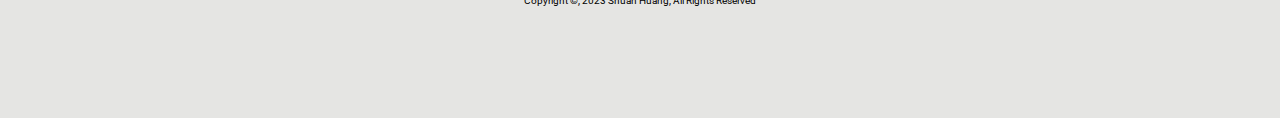
<file: 8.html>
<!DOCTYPE html>
<html style="background-color: #e5e5e3">
  <head>
    <title>Graphic designer x Illustrator | Shu-an</title>
    <meta charset="UTF-8" />
    <meta name="viewport" content="width=device-width, initial-scale=1" />
    <link rel="stylesheet" href="./style.css" />
    <link
      rel="stylesheet"
      href="https://fonts.googleapis.com/css?family=roboto"
    />
    <link
      rel="stylesheet"
      href="https://cdnjs.cloudflare.com/ajax/libs/font-awesome/4.7.0/css/font-awesome.min.css"
    />
    <link rel="icon" href="./favicon.ico" />
  </head>

  <body>
    <!-- Header -->
    <header class="center" style="padding: 128px 16px">
      <div class="header-logo">
        <a href="./index.html"><img src="./logo.png" alt="Shu-an" /></a>
      </div>

      <!-- Navbar (phone) -->
      <div>
        <nav class="bottom-nav">
          <div class="card hide-large hide-medium">
            <a
              href="./about_me.html"
              class="bar-item button text-grey"
              style="font-size: 14px"
              >A B O U T</a
            >
            <a
              href="./index.html"
              class="bar-item button text-grey"
              style="font-size: 14px"
              >I L L U S T R A T I O N</a
            >
            <a
              href="./shop.html"
              class="bar-item button text-grey"
              style="font-size: 14px"
              >S H O P</a
            >
          </div>
        </nav>

        <div class="hide-small">
          <div class="bar padding-32">
            <a
              href="./about_me.html"
              class="bar-item button text-grey"
              style="font-size: 14px"
              >A B O U T</a
            >
            <a
              href="./index.html"
              class="bar-item button text-grey"
              style="font-size: 14px"
              >I L L U S T R A T I O N</a
            >
            <a
              href="./shop.html"
              class="bar-item button text-grey"
              style="font-size: 14px"
              >S H O P</a
            >
          </div>
        </div>
      </div>
    </header>

    <!-- Photo Grid -->
    <div
      class="center"
      id="myGrid"
      style="margin-top: 64px; margin-bottom: 64px"
    >
      <a
        class="backbutton hide-small"
        href="javascript:void(0);"
        onclick="history.back()"
      >
        <img class="img back-icon" src="./back_icon.png" />
      </a>
      <img src="./8.jpg" style="width: 80%" />
      <!-- End Page Content -->
    </div>

    <!-- Footer -->
    <footer
      class="padding-64 xlarge center"
      style="margin-top:128px width:100%"
    >
      <div class="container">
        <a
          href="https://www.facebook.com/alus830/?show_switched_toast=0&show_invite_to_follow=0&show_switched_tooltip=0&show_podcast_settings=0&show_community_review_changes=0&show_community_rollback=0&show_follower_visibility_disclosure=0"
          target="_blank"
          ><i
            class="fa fa-facebook-official hover-opacity icon"
            style="color: #252525"
          ></i
        ></a>
        <a href="https://www.instagram.com/alus830/" target="_blank"
          ><i
            class="fa fa-instagram hover-opacity icon"
            style="color: #252525"
          ></i
        ></a>
        <a href="https://www.behance.net/AlanHuangTW" target="_blank"
          ><i
            class="fa fa-behance hover-opacity icon"
            style="color: #252525"
          ></i
        ></a>
        <a
          href="https://www.youtube.com/channel/UCxVeSRtDdsq6qhW57Mpvhqg"
          target="_blank"
          ><i
            class="fa fa-youtube hover-opacity icon"
            style="color: #252525"
          ></i
        ></a>
      </div>
      <p class="tiny" style="margin-bottom: 48px">
        Copyright ©, 2023 Shuan Huang, All Rights Reserved
      </p>
    </footer>
    <script type="text/javascript">
      document.addEventListener("contextmenu", function (e) {
        e.preventDefault();
        alert("Disable Right Click！");
      });
    </script>
  </body>
</html>
</file>
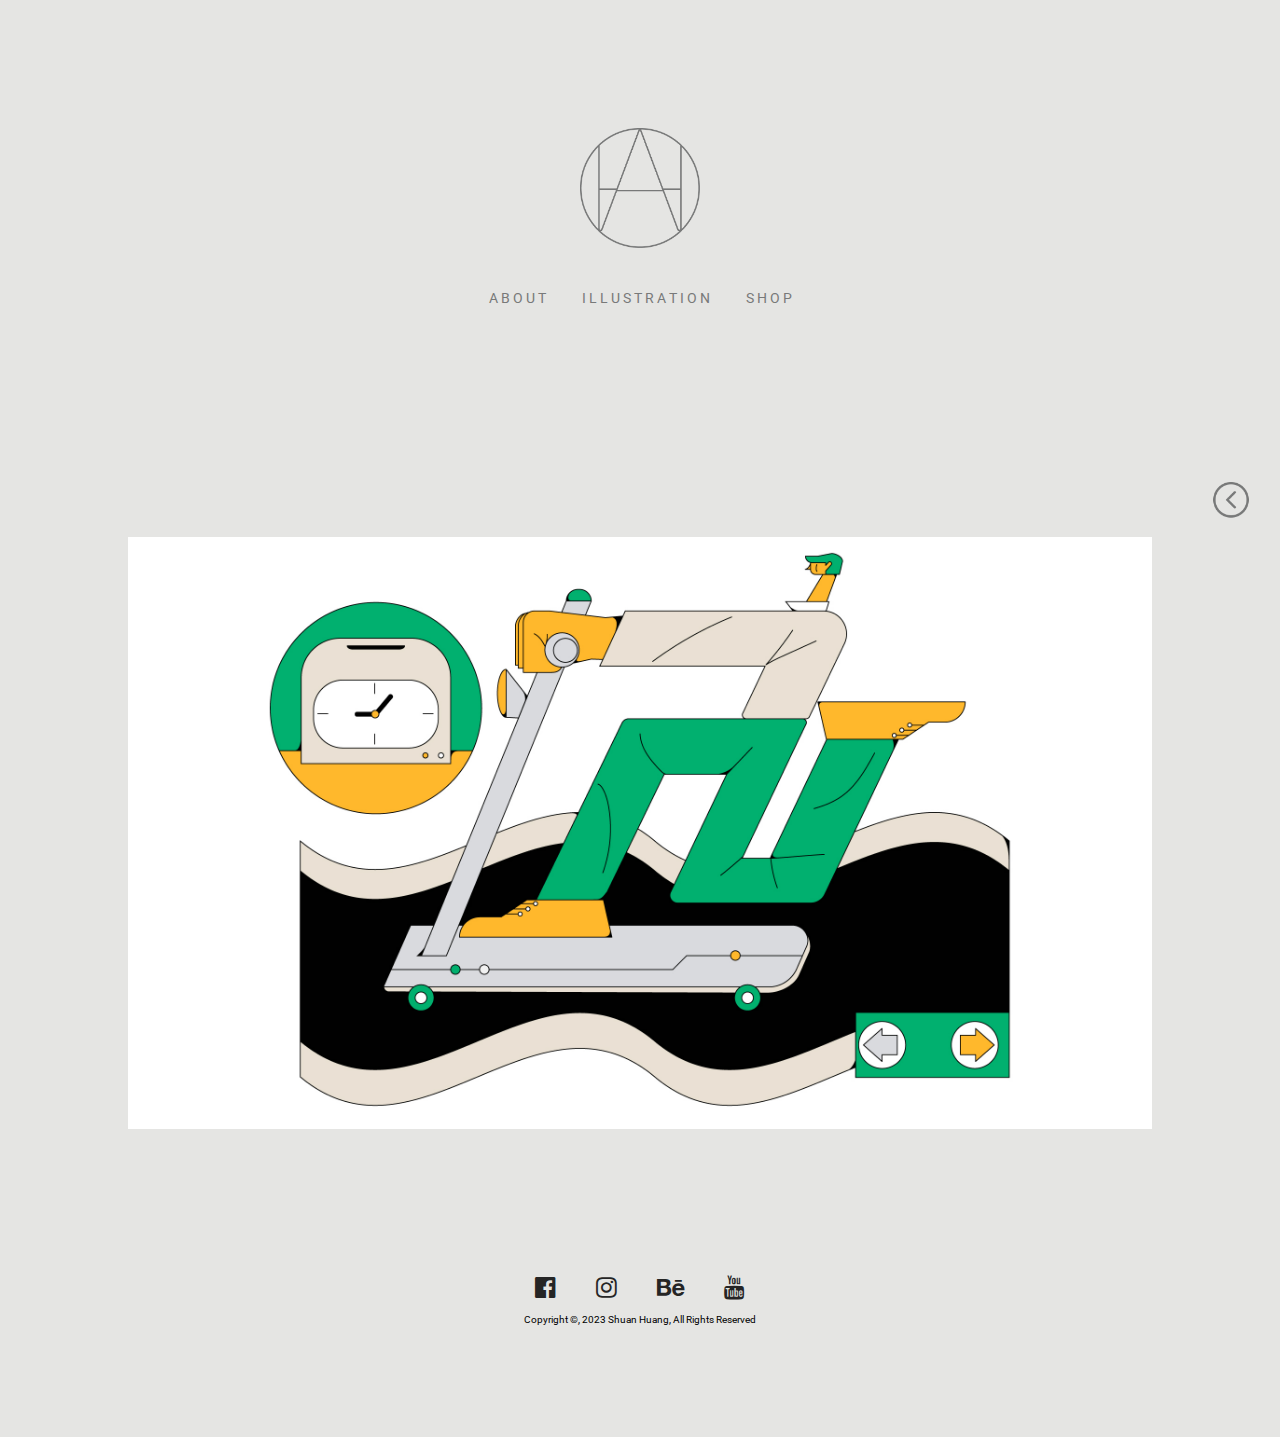
<file: 9.html>
<!DOCTYPE html>
<html style="background-color: #e5e5e3">
  <head>
    <title>Graphic designer x Illustrator | Shu-an</title>
    <meta charset="UTF-8" />
    <meta name="viewport" content="width=device-width, initial-scale=1" />
    <link rel="stylesheet" href="./style.css" />
    <link
      rel="stylesheet"
      href="https://fonts.googleapis.com/css?family=roboto"
    />
    <link
      rel="stylesheet"
      href="https://cdnjs.cloudflare.com/ajax/libs/font-awesome/4.7.0/css/font-awesome.min.css"
    />
    <link rel="icon" href="./favicon.ico" />
  </head>

  <body>
    <!-- Header -->
    <header class="center" style="padding: 128px 16px">
      <div class="header-logo">
        <a href="./index.html"><img src="./logo.png" alt="Shu-an" /></a>
      </div>

      <!-- Navbar (phone) -->
      <div>
        <nav class="bottom-nav">
          <div class="card hide-large hide-medium">
            <a
              href="./about_me.html"
              class="bar-item button text-grey"
              style="font-size: 14px"
              >A B O U T</a
            >
            <a
              href="./index.html"
              class="bar-item button text-grey"
              style="font-size: 14px"
              >I L L U S T R A T I O N</a
            >
            <a
              href="./shop.html"
              class="bar-item button text-grey"
              style="font-size: 14px"
              >S H O P</a
            >
          </div>
        </nav>

        <div class="hide-small">
          <div class="bar padding-32">
            <a
              href="./about_me.html"
              class="bar-item button text-grey"
              style="font-size: 14px"
              >A B O U T</a
            >
            <a
              href="./index.html"
              class="bar-item button text-grey"
              style="font-size: 14px"
              >I L L U S T R A T I O N</a
            >
            <a
              href="./shop.html"
              class="bar-item button text-grey"
              style="font-size: 14px"
              >S H O P</a
            >
          </div>
        </div>
      </div>
    </header>

    <!-- Photo Grid -->
    <div
      class="center"
      id="myGrid"
      style="margin-top: 64px; margin-bottom: 64px"
    >
      <a
        class="backbutton hide-small"
        href="javascript:void(0);"
        onclick="history.back()"
      >
        <img class="img back-icon" src="./back_icon.png" />
      </a>
      <img src="./9.jpg" style="width: 80%" />
      <!-- End Page Content -->
    </div>

    <!-- Footer -->
    <footer
      class="padding-64 xlarge center"
      style="margin-top:128px width:100%"
    >
      <div class="container">
        <a
          href="https://www.facebook.com/alus830/?show_switched_toast=0&show_invite_to_follow=0&show_switched_tooltip=0&show_podcast_settings=0&show_community_review_changes=0&show_community_rollback=0&show_follower_visibility_disclosure=0"
          target="_blank"
          ><i
            class="fa fa-facebook-official hover-opacity icon"
            style="color: #252525"
          ></i
        ></a>
        <a href="https://www.instagram.com/alus830/" target="_blank"
          ><i
            class="fa fa-instagram hover-opacity icon"
            style="color: #252525"
          ></i
        ></a>
        <a href="https://www.behance.net/AlanHuangTW" target="_blank"
          ><i
            class="fa fa-behance hover-opacity icon"
            style="color: #252525"
          ></i
        ></a>
        <a
          href="https://www.youtube.com/channel/UCxVeSRtDdsq6qhW57Mpvhqg"
          target="_blank"
          ><i
            class="fa fa-youtube hover-opacity icon"
            style="color: #252525"
          ></i
        ></a>
      </div>
      <p class="tiny" style="margin-bottom: 48px">
        Copyright ©, 2023 Shuan Huang, All Rights Reserved
      </p>
    </footer>
    <script type="text/javascript">
      document.addEventListener("contextmenu", function (e) {
        e.preventDefault();
        alert("Disable Right Click！");
      });
    </script>
  </body>
</html>
</file>
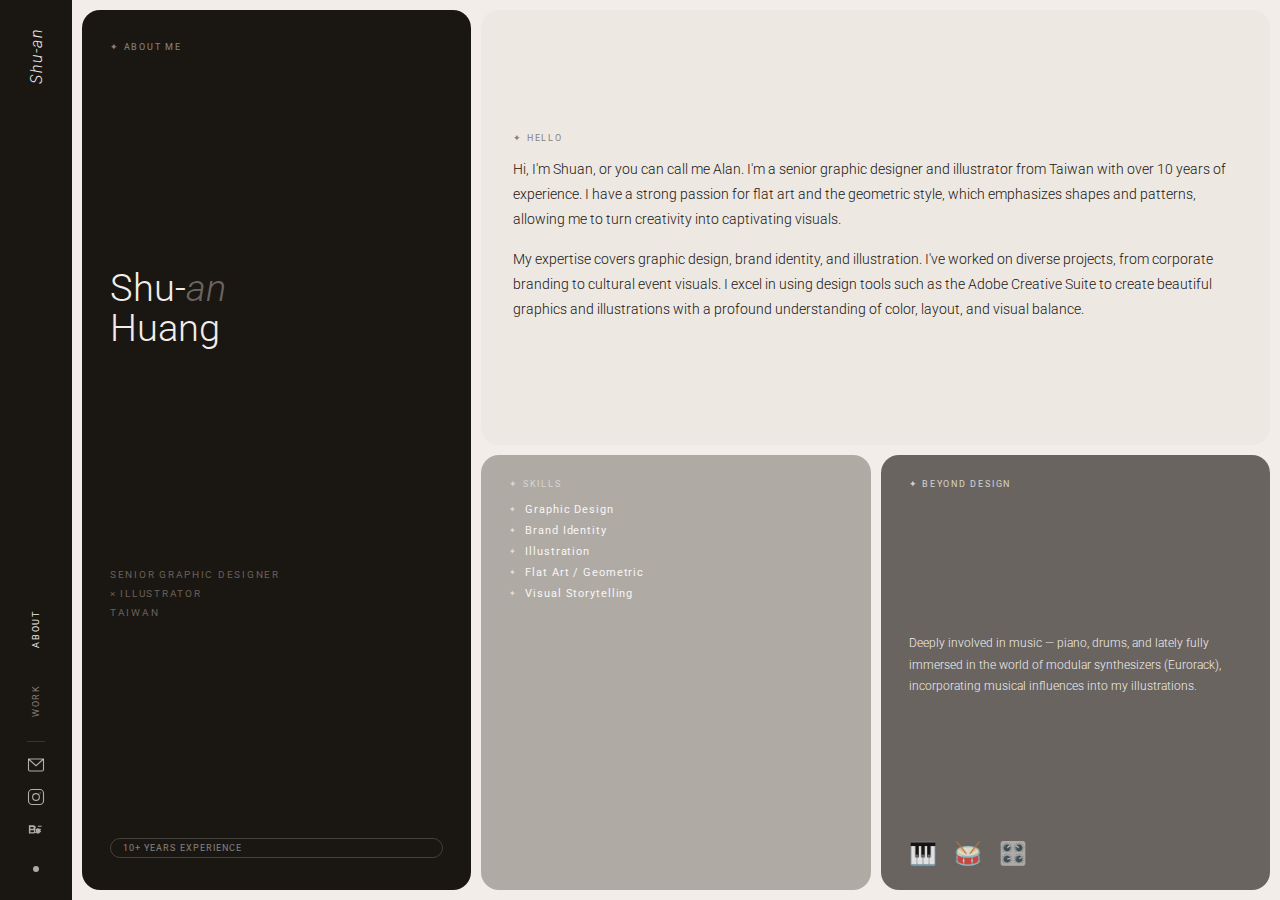
<file: about.html>
<!DOCTYPE html>
<html lang="zh-TW">
  <head>
    <meta charset="UTF-8" />
    <meta name="viewport" content="width=device-width, initial-scale=1" />
    <title>About | Shu-an</title>
    <meta
      name="description"
      content="About Shu-an Huang — Senior Graphic Designer and Illustrator from Taiwan."
    />
    <link rel="icon" href="./favicon.ico" />
    <link rel="stylesheet" href="./bento-style.css" />
    <style>
      /* ── ABOUT PAGE SPECIFIC ── */
      .about-main {
        margin-left: var(--sidebar-w);
        flex: 1;
        padding: var(--gap);
        overflow-y: auto;
        height: 100vh;
        box-sizing: border-box;
      }

      .about-grid {
        display: grid;
        grid-template-columns: repeat(12, 1fr);
        grid-template-rows: 1fr 1fr;
        gap: var(--gap);
        height: calc(100vh - var(--gap) * 2);
        min-height: 0;
      }

      /* Card spans */
      .about-card-name {
        grid-column: span 4;
        grid-row: span 2;
      }
      .about-card-bio {
        grid-column: span 8;
        grid-row: span 1;
      }
      .about-card-skills {
        grid-column: span 4;
        grid-row: span 1;
      }
      .about-card-music {
        grid-column: span 4;
        grid-row: span 1;
      }

      /* Name card */
      .about-card-name {
        background: var(--card-dark);
        color: #f2ede8;
        padding: 32px 28px;
        display: flex;
        flex-direction: column;
        justify-content: space-between;
      }

      .about-card-name h1 {
        font-size: clamp(2.2rem, 3vw, 3.4rem);
        font-weight: 300;
        line-height: 1.05;
      }

      .about-card-name h1 em {
        font-style: italic;
        color: var(--card-warm);
      }

      .about-card-name .name-role {
        font-size: 0.6rem;
        letter-spacing: 0.18em;
        text-transform: uppercase;
        color: #6a6058;
        line-height: 2;
      }

      .about-card-name .name-tag {
        display: inline-block;
        padding: 4px 12px;
        border-radius: 100px;
        border: 1px solid rgba(242, 237, 232, 0.2);
        font-size: 0.55rem;
        letter-spacing: 0.12em;
        text-transform: uppercase;
        color: rgba(242, 237, 232, 0.5);
      }

      /* Bio card */
      .about-card-bio {
        background: var(--card-bg);
        padding: 28px 32px;
        display: flex;
        flex-direction: column;
        justify-content: center;
        gap: 14px;
      }

      .about-card-bio p {
        font-size: clamp(0.85rem, 1.1vw, 1rem);
        font-weight: 300;
        line-height: 1.8;
        color: var(--ink);
      }

      /* Skills */
      .about-card-skills {
        background: var(--accent);
        color: #fff;
        padding: 24px 28px;
        display: flex;
        flex-direction: column;
        gap: 14px;
      }

      .skill-list {
        list-style: none;
        display: flex;
        flex-direction: column;
        gap: 8px;
      }

      .skill-list li {
        font-size: 0.7rem;
        letter-spacing: 0.08em;
        display: flex;
        align-items: center;
        gap: 8px;
        opacity: 0.9;
      }

      .skill-list li::before {
        content: "✦";
        font-size: 0.5rem;
        opacity: 0.7;
      }

      /* Music */
      .about-card-music {
        background: var(--card-warm);
        color: #fff;
        padding: 24px 28px;
        display: flex;
        flex-direction: column;
        justify-content: space-between;
        gap: 12px;
      }

      .about-card-music p {
        font-size: 0.78rem;
        font-weight: 300;
        line-height: 1.75;
        opacity: 0.9;
      }

      .music-icons {
        font-size: 1.4rem;
        letter-spacing: 6px;
        opacity: 0.8;
      }

      /* ── SIDEBAR LAYOUT OVERRIDE ── */
      /* Push nav links to the middle/bottom area */
      .sidebar {
        display: flex;
        flex-direction: column;
      }

      .sidebar-logo {
        /* stays at top */
      }

      .sidebar-links {
        margin-top: auto; /* push nav down */
      }

      /* Icon links sit just below nav */
      .sidebar-bottom {
        display: flex;
        flex-direction: column;
        gap: 14px;
        padding-bottom: 8px;
        margin-top: 20px;
      }

      .sidebar-divider {
        width: 100%;
        height: 1px;
        background: rgba(242, 237, 232, 0.15);
      }

      .sidebar-icon-links {
        display: flex;
        flex-direction: column;
        gap: 14px;
      }

      .sidebar-icon-link {
        display: flex;
        align-items: center;
        justify-content: center;
        text-decoration: none;
        color: rgba(242, 237, 232, 0.7);
        transition: color 0.25s;
      }

      .sidebar-icon-link:hover {
        color: #f2ede8;
      }

      .sidebar-icon-link svg {
        width: 18px;
        height: 18px;
        flex-shrink: 0;
        transition: opacity 0.25s;
      }

      /* dot pushed below icons */
      .sidebar-dot {
        margin-top: 20px;
      }

      /* ── RESPONSIVE ── */
      @media (max-width: 900px) {
        .about-main {
          margin-left: 0;
          height: auto;
        }
        .about-grid {
          grid-template-columns: repeat(2, 1fr);
          grid-template-rows: auto;
          height: auto;
        }
        .about-card-name {
          grid-column: span 2;
          grid-row: span 1;
          min-height: 220px;
        }
        .about-card-bio {
          grid-column: span 2;
        }
        .about-card-skills {
          grid-column: span 1;
        }
        .about-card-music {
          grid-column: span 1;
        }
      }

      @media (max-width: 600px) {
        .about-grid {
          grid-template-columns: 1fr;
        }
        .about-card-name,
        .about-card-bio,
        .about-card-skills,
        .about-card-music {
          grid-column: span 1;
        }
      }
      @media (max-width: 900px) {
        .sidebar-icon-links {
          flex-direction: row;
          gap: 16px;
          margin-left: 20px;
        }
        .sidebar-bottom {
          flex-direction: row;
          margin-top: 0;
        }
        .sidebar-divider {
          display: none;
        }
        .sidebar {
          flex-direction: row;
          align-items: center;
          justify-content: space-between;
          padding: 14px 20px;
        }
        .sidebar-links {
          margin-top: 0;
        }
      }
    </style>
  </head>
  <body>
    <div class="shell">
      <!-- SIDEBAR -->
      <aside class="sidebar">
        <a class="sidebar-logo" href="./index.html">Shu-an</a>

        <!-- Nav links pushed down via margin-top:auto on ul -->
        <ul class="sidebar-links">
          <li><a href="./about.html" class="active">About</a></li>
          <li><a href="./works.html">Work</a></li>
        </ul>

        <!-- Icons sit just below nav, white, larger -->
        <div class="sidebar-bottom">
          <div class="sidebar-divider"></div>
          <div class="sidebar-icon-links">
            <!-- Email -->
            <a
              class="sidebar-icon-link"
              href="mailto:alus830@gmail.com"
              title="Email"
            >
              <svg
                viewBox="0 0 24 24"
                fill="none"
                stroke="currentColor"
                stroke-width="1.5"
                stroke-linecap="round"
                stroke-linejoin="round"
              >
                <rect x="2" y="4" width="20" height="16" rx="2" />
                <polyline points="2,4 12,13 22,4" />
              </svg>
            </a>
            <!-- Instagram -->
            <a
              class="sidebar-icon-link"
              href="https://www.instagram.com/alus830/"
              target="_blank"
              title="Instagram"
            >
              <svg
                viewBox="0 0 24 24"
                fill="none"
                stroke="currentColor"
                stroke-width="1.5"
                stroke-linecap="round"
                stroke-linejoin="round"
              >
                <rect x="2" y="2" width="20" height="20" rx="5" />
                <circle cx="12" cy="12" r="4.5" />
                <circle
                  cx="17.5"
                  cy="6.5"
                  r="0.7"
                  fill="currentColor"
                  stroke="none"
                />
              </svg>
            </a>
            <!-- Behance -->
            <a
              class="sidebar-icon-link"
              href="https://www.behance.net/AlanHuangTW"
              target="_blank"
              title="Behance"
            >
              <svg viewBox="0 0 24 24" fill="currentColor">
                <path
                  d="M7.8 11.6c.7 0 1.2-.5 1.2-1.2S8.5 9.2 7.8 9.2H4.5v2.4h3.3zm.4 2.1H4.5v2.7H8c.8 0 1.4-.6 1.4-1.35s-.6-1.35-1.2-1.35zM2.5 7h6C10.4 7 11.7 8.3 11.7 10c0 1-.5 1.9-1.3 2.4 1 .4 1.7 1.4 1.7 2.6C12.1 16.7 10.8 18 9 18H2.5V7zm12 2h5V7.8h-5V9zm2.5 7.2c1 0 1.8-.7 1.9-1.7h-3.8c.1 1 .9 1.7 1.9 1.7zm-2-3.2h4c0-.9-.8-1.5-2-1.5s-1.9.6-2 1.5zM14.5 11C12.6 11 11 12.6 11 14.5S12.6 18 14.5 18 18 16.4 18 14.5 16.4 11 14.5 11z"
                />
              </svg>
            </a>
            <!-- LinkedIn -->
            <!-- <a class="sidebar-icon-link" href="https://linkedin.com/" target="_blank" title="LinkedIn">
              <svg viewBox="0 0 24 24" fill="none" stroke="currentColor" stroke-width="1.5" stroke-linecap="round" stroke-linejoin="round">
                <rect x="2" y="2" width="20" height="20" rx="3"/>
                <line x1="7" y1="10" x2="7" y2="17"/>
                <line x1="7" y1="7" x2="7" y2="7.01" stroke-width="2.5"/>
                <path d="M11 10v7m0-4c0-2 5-2 5 0v4"/>
              </svg>
            </a> -->
          </div>
        </div>

        <div class="sidebar-dot"></div>
      </aside>

      <!-- ABOUT MAIN -->
      <main class="about-main">
        <div class="about-grid">
          <!-- 姓名卡 -->
          <div class="card about-card-name">
            <span class="label-small">✦ About Me</span>
            <h1>Shu-<em>an</em><br />Huang</h1>
            <div>
              <p class="name-role">
                Senior Graphic Designer<br />× Illustrator<br />Taiwan
              </p>
            </div>
            <span class="name-tag">10+ Years Experience</span>
          </div>

          <!-- 自我介紹（Hello + My Work 合併） -->
          <div class="card about-card-bio">
            <span class="label-small">✦ Hello</span>
            <p>
              Hi, I'm Shuan, or you can call me Alan. I'm a senior graphic
              designer and illustrator from Taiwan with over 10 years of
              experience. I have a strong passion for flat art and the geometric
              style, which emphasizes shapes and patterns, allowing me to turn
              creativity into captivating visuals.
            </p>
            <p>
              My expertise covers graphic design, brand identity, and
              illustration. I've worked on diverse projects, from corporate
              branding to cultural event visuals. I excel in using design tools
              such as the Adobe Creative Suite to create beautiful graphics and
              illustrations with a profound understanding of color, layout, and
              visual balance.
            </p>
          </div>

          <!-- 技能 -->
          <div class="card about-card-skills">
            <span class="label-small">✦ Skills</span>
            <ul class="skill-list">
              <li>Graphic Design</li>
              <li>Brand Identity</li>
              <li>Illustration</li>
              <li>Flat Art / Geometric</li>
              <li>Visual Storytelling</li>
            </ul>
          </div>

          <!-- 音樂 -->
          <div class="card about-card-music">
            <span class="label-small" style="opacity: 0.7"
              >✦ Beyond Design</span
            >
            <p>
              Deeply involved in music — piano, drums, and lately fully immersed
              in the world of modular synthesizers (Eurorack), incorporating
              musical influences into my illustrations.
            </p>
            <div class="music-icons">🎹 🥁 🎛️</div>
          </div>
        </div>
      </main>
    </div>

    <script>
      const observer = new IntersectionObserver(
        (entries) => {
          entries.forEach((entry, i) => {
            if (entry.isIntersecting) {
              setTimeout(() => entry.target.classList.add("visible"), i * 80);
              observer.unobserve(entry.target);
            }
          });
        },
        { threshold: 0.05 }
      );
      document
        .querySelectorAll(".card")
        .forEach((card) => observer.observe(card));
    </script>
  </body>
</html>
</file>
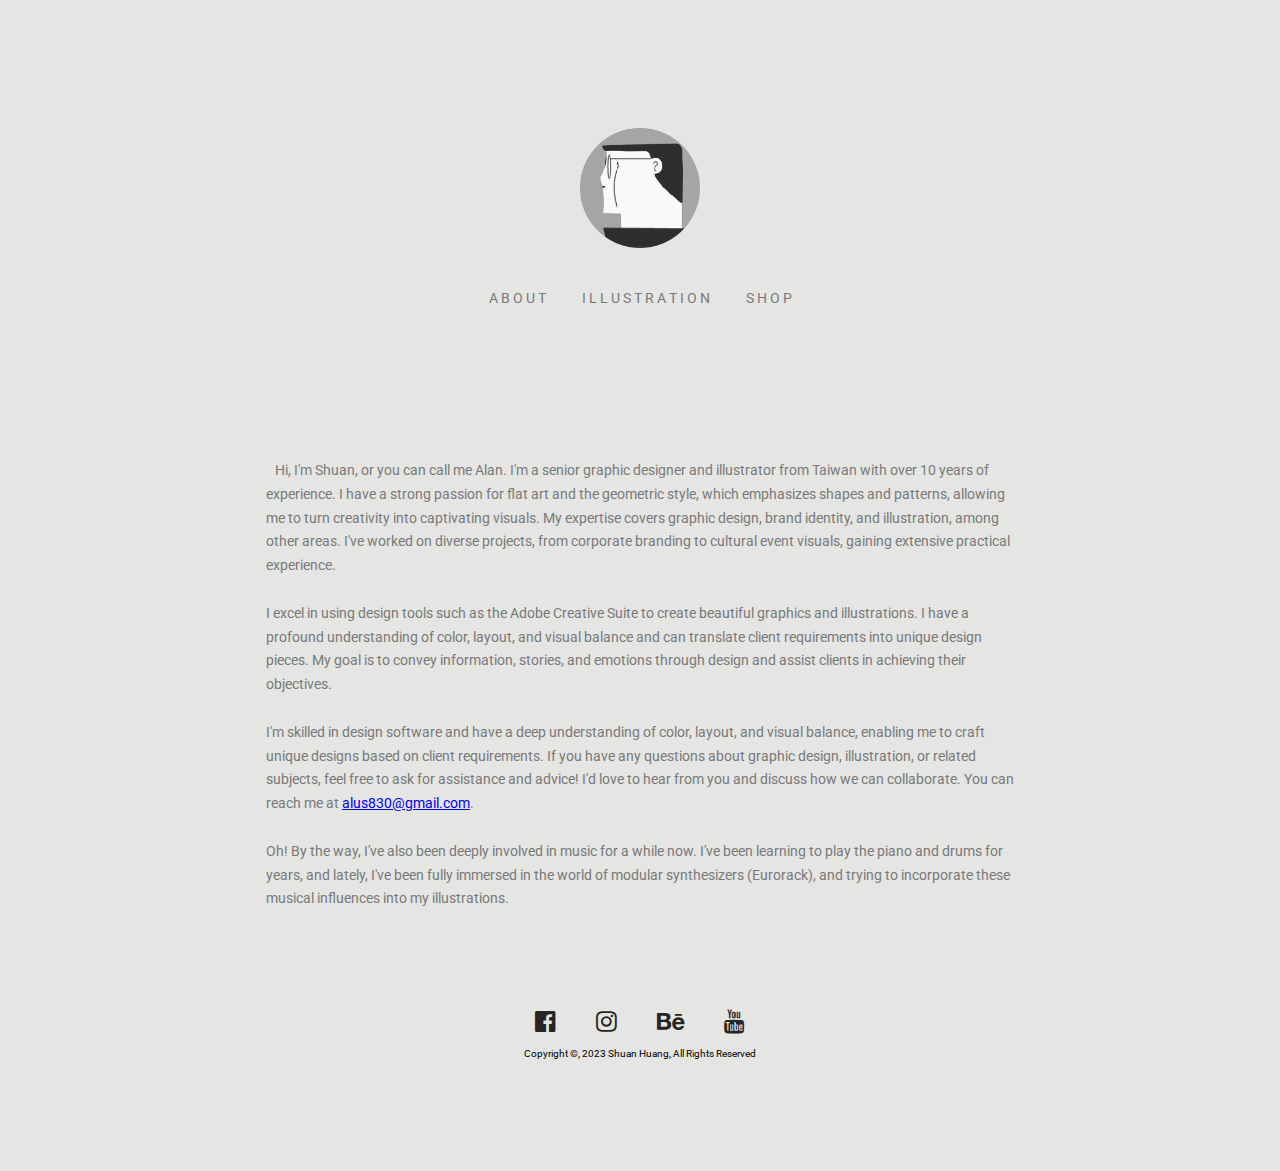
<file: about_me.html>
<!DOCTYPE html>
<html style="background-color: #e5e5e3;">
<head>
    <title>Graphic designer x Illustrator | Shu-an</title>
    <meta charset="UTF-8">
    <meta name="viewport" content="width=device-width, initial-scale=1">
    <link rel="stylesheet" href="./style.css">
    <link rel="stylesheet" href="https://fonts.googleapis.com/css?family=roboto">
    <link rel="stylesheet" href="https://cdnjs.cloudflare.com/ajax/libs/font-awesome/4.7.0/css/font-awesome.min.css">
    <link rel="icon" href="./favicon.ico">
</head>

<body>


<!-- Header -->
<header class="center" style="padding: 128px 16px;">
    <div class="header-logo">
        <a href="./index.html"><img src="./logo2.png" alt="Shu-an"></a>
    </div>
    
    <!-- Navbar (phone) -->
    <div>
        <nav class="bottom-nav">
            <div class="card hide-large hide-medium">
                <a href="./about_me.html" class="bar-item button text-grey" style="font-size: 14px;">A B O U T</a>
                <a href="./index.html" class="bar-item button text-grey" style="font-size: 14px;">I L L U S T R A T I O N</a>
                <a href="./shop.html" class="bar-item button text-grey" style="font-size: 14px;">S H O P</a>
            </div>
        </nav>
    
    <div class="hide-small">
        <div class="bar padding-32" >
            <a href="./about_me.html" class="bar-item button text-grey" style="font-size: 14px;">A B O U T</a>
            <a href="./index.html" class="bar-item button text-grey" style="font-size: 14px;">I L L U S T R A T I O N</a>
            <a href="./shop.html" class="bar-item button text-grey" style="font-size: 14px;">S H O P</a>
        </div>
      </div>
    </div>
</header>
    
<div class="panel center my-text">
    <p class="text-grey" style="text-align: left; line-height: 1.7; font-size: 14px;">
        &nbsp;&nbsp;&nbsp;Hi, I'm Shuan, or you can call me Alan. I'm a senior graphic designer and illustrator from Taiwan with over 10 years of experience. I have a strong passion for flat art and the geometric style, which emphasizes shapes and patterns, allowing me to turn creativity into captivating visuals. My expertise covers graphic design, brand identity, and illustration, among other areas. I've worked on diverse projects, from corporate branding to cultural event visuals, gaining extensive practical experience.
        <br><br>I excel in using design tools such as the Adobe Creative Suite to create beautiful graphics and illustrations. I have a profound understanding of color, layout, and visual balance and can translate client requirements into unique design pieces. My goal is to convey information, stories, and emotions through design and assist clients in achieving their objectives.
        <br><br>I'm skilled in design software and have a deep understanding of color, layout, and visual balance, enabling me to craft unique designs based on client requirements. If you have any questions about graphic design, illustration, or related subjects, feel free to ask for assistance and advice! I'd love to hear from you and discuss how we can collaborate. You can reach me at <a href="mailto:alus830@gmail.com">alus830@gmail.com</a>.
        <br><br>Oh! By the way, I've also been deeply involved in music for a while now. I've been learning to play the piano and drums for years, and lately, I've been fully immersed in the world of modular synthesizers (Eurorack), and trying to incorporate these musical influences into my illustrations.
    </p>
</div>

<!-- Footer -->
<footer class="padding-64 xlarge center" style="margin-top:128px width:100%">
    <div class="container">
    <a href="https://www.facebook.com/alus830/?show_switched_toast=0&show_invite_to_follow=0&show_switched_tooltip=0&show_podcast_settings=0&show_community_review_changes=0&show_community_rollback=0&show_follower_visibility_disclosure=0"target="_blank"><i class="fa fa-facebook-official hover-opacity icon" style="color:#252525"></i></a>
    <a href="https://www.instagram.com/alus830/"target="_blank"><i class="fa fa-instagram hover-opacity icon" style="color:#252525"></i></a>
    <a href="https://www.behance.net/AlanHuangTW"target="_blank"><i class="fa fa-behance hover-opacity icon" style="color:#252525"></i></a>
    <a href="https://www.youtube.com/channel/UCxVeSRtDdsq6qhW57Mpvhqg"target="_blank"><i class="fa fa-youtube hover-opacity icon" style="color:#252525"></i></a>
    </div>
    <p class="tiny" style="margin-bottom:48px">Copyright ©, 2023 Shuan Huang, All Rights Reserved</p>
</footer>

</body>
</html>
</file>
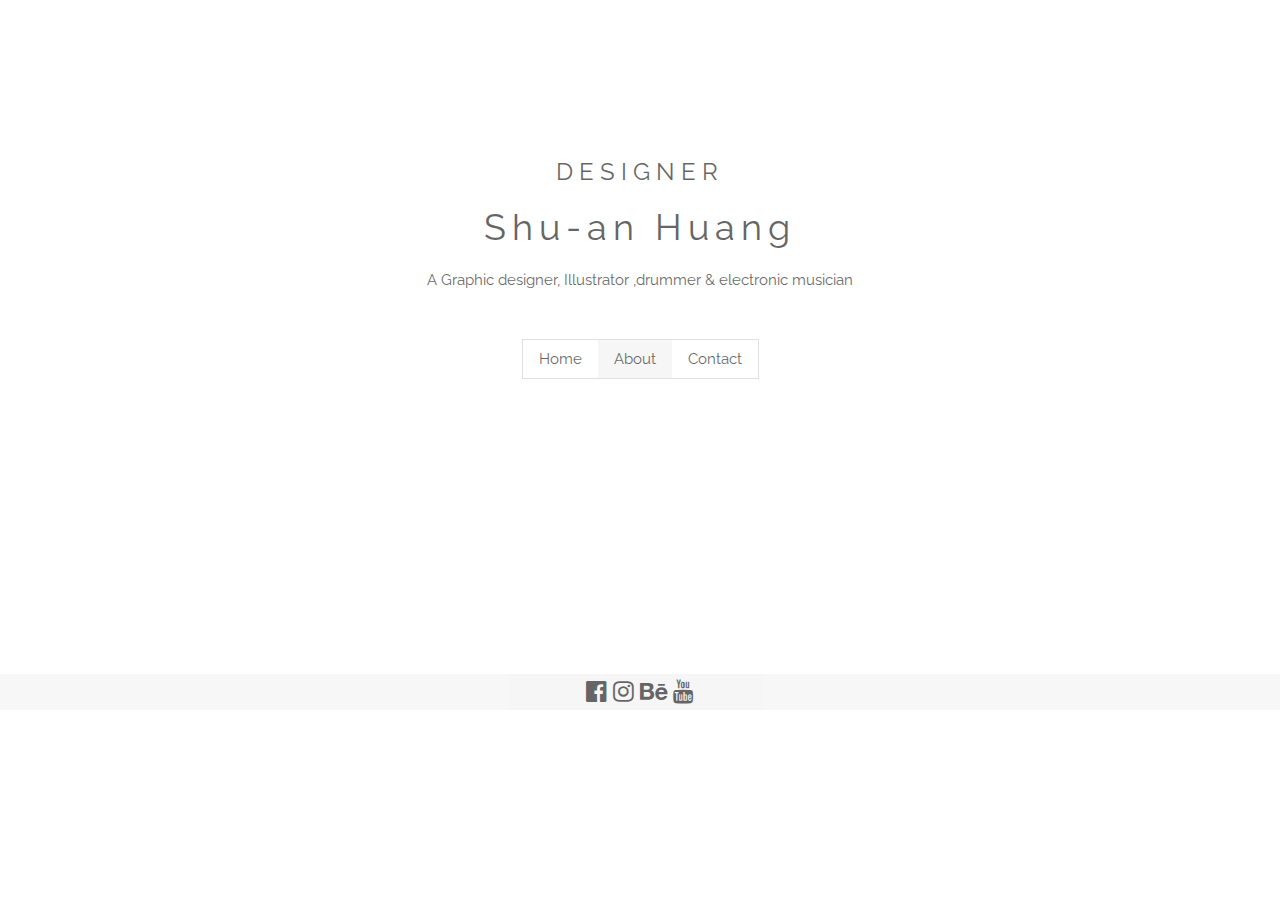
<file: contact.html>
<!DOCTYPE html>
<html>
    <head>
        <title>Graphic designer x Illustrator | Shu-an</title>
        <meta charset="UTF-8">
        <meta name="viewport" content="width=device-width, initial-scale=1">
        <link rel="stylesheet" href="https://www.w3schools.com/w3css/4/w3.css">
        <link rel="stylesheet" href="https://fonts.googleapis.com/css?family=Raleway">
        <link rel="stylesheet" href="https://cdnjs.cloudflare.com/ajax/libs/font-awesome/4.7.0/css/font-awesome.min.css">
        <style>
            body,
            h1 {
                font-family: "Raleway", Arial, sans-serif
            }
            h1 {letter-spacing: 6px}
.w3-row-padding img {margin-bottom: 12px}
        </style>
    </head>

<!-- Header -->
<header class="w3-panel w3-center w3-opacity" style="padding:128px 16px">
  <h1 class="w3-xlarge">DESIGNER</h1>
  <h1>Shu-an Huang</h1>
  <p>A Graphic designer, Illustrator ,drummer & electronic musician</p>
  
  <div class="w3-padding-32">
    <div class="w3-bar w3-border">
      <a href="https://shuanhuang.w3spaces.com/index.html" class="w3-bar-item w3-button">Home</a>
      <a href="https://shuanhuang.w3spaces.com/about_me.html" class="w3-bar-item w3-button w3-light-grey">About</a>
      <a href="https://shuanhuang.w3spaces.com/contact.html" class="w3-bar-item w3-button">Contact</a>
    </div>
  </div>
</header>

        <!-- Photo Grid -->

        <!-- End Page Content -->
    </div>

    <!-- Footer. This section contains an ad for W3Schools Spaces. You can leave it to support us. -->
   <footer class="w3-container w3-padding-100 w3-light-grey w3-center w3-opacity w3-xlarge" style="margin-top:128px">
        <a href="https://www.facebook.com/alus830/?show_switched_toast=0&show_invite_to_follow=0&show_switched_tooltip=0&show_podcast_settings=0&show_community_review_changes=0&show_community_rollback=0&show_follower_visibility_disclosure=0"target="_blank"><i class="fa fa-facebook-official w3-hover-opacity"></i></a>
        <a href="https://www.instagram.com/alus830/"target="_blank"><i class="fa fa-instagram w3-hover-opacity"></i></a>
        <a href="https://www.behance.net/AlanHuangTW"target="_blank"><i class="fa fa-behance w3-hover-opacity"></i></a>
        <a href="https://www.youtube.com/channel/UCxVeSRtDdsq6qhW57Mpvhqg"target="_blank"><i class="fa fa-youtube w3-hover-opacity"></i></a>
    <!-- Footer end. -->
    </footer>

    <script>
        // Toggle grid padding
        function myFunction() {
            var x = document.getElementById("myGrid");
            if (x.className === "w3-row") {
                x.className = "w3-row-padding";
            } else {
                x.className = x.className.replace("w3-row-padding", "w3-row");
            }
        }

        // Open and close sidebar
        function w3_open() {
            document.getElementById("mySidebar").style.width = "100%";
            document.getElementById("mySidebar").style.display = "block";
        }

        function w3_close() {
            document.getElementById("mySidebar").style.display = "none";
        }
    </script>

</body>

</html>
</file>
<file: bento-style.css>
@import url('https://fonts.googleapis.com/css2?family=Roboto:wght@300;400;500&display=swap');

*, *::before, *::after { box-sizing: border-box; margin: 0; padding: 0; }

:root {
  --bg: #f2ede8;
  --ink: #1a1612;
  --accent: #b0aaa4;
  --muted: #8a7f78;
  --card-bg: #ede8e2;
  --card-dark: #1a1612;
  --card-warm: #6a6460;
  --radius: 18px;
  --gap: 10px;
  --sidebar-w: 72px;
}

html, body {
  height: 100%;
  font-family: 'Roboto', 'Microsoft JhengHei', '微軟正黑體', sans-serif;
  background: var(--bg);
  color: var(--ink);
}

/* ── SHELL ── */
.shell {
  display: flex;
  height: 100vh;
  overflow: hidden;
}

/* ── SIDEBAR ── */
.sidebar {
  width: var(--sidebar-w);
  height: 100vh;
  background: var(--card-dark);
  display: flex;
  flex-direction: column;
  align-items: center;
  justify-content: space-between;
  padding: 28px 0;
  position: fixed;
  left: 0; top: 0;
  z-index: 100;
  flex-shrink: 0;
}

.sidebar-logo {
  font-family: 'Roboto', sans-serif;
  font-weight: 300;
  font-style: italic;
  font-size: 1rem;
  color: #f2ede8;
  text-decoration: none;
  writing-mode: vertical-rl;
  transform: rotate(180deg);
  letter-spacing: 0.08em;
}

.sidebar-links {
  display: flex;
  flex-direction: column;
  align-items: center;
  gap: 32px;
  list-style: none;
}

.sidebar-links a {
  font-size: 0.55rem;
  letter-spacing: 0.2em;
  text-transform: uppercase;
  color: var(--muted);
  text-decoration: none;
  writing-mode: vertical-rl;
  transform: rotate(180deg);
  transition: color 0.3s;
}

.sidebar-links a:hover,
.sidebar-links a.active { color: #f2ede8; }

.sidebar-dot {
  width: 6px; height: 6px;
  border-radius: 50%;
  background: var(--accent);
}

/* ── MAIN ── */
.main {
  margin-left: var(--sidebar-w);
  flex: 1;
  display: flex;
  gap: var(--gap);
  padding: var(--gap);
  height: 100vh;
  overflow: hidden;
}

/* ── CARDS BASE ── */
.card {
  border-radius: var(--radius);
  overflow: hidden;
  position: relative;
  opacity: 0;
  transform: translateY(12px);
  transition: opacity 0.6s ease, transform 0.6s ease;
}

.card.visible {
  opacity: 1;
  transform: translateY(0);
}

/* ── BIG IMAGE (left) ── */
.big-image {
  flex: 0 0 42%;
  border-radius: var(--radius);
  overflow: hidden;
  position: relative;
  cursor: zoom-in;
}

.big-image img {
  width: 100%; height: 100%;
  object-fit: cover;
  display: block;
  transition: scale 0.6s ease;
}

.big-image:hover img { scale: 1.03; }

.big-image-label {
  position: absolute;
  bottom: 24px; left: 24px;
  font-size: 0.6rem;
  letter-spacing: 0.18em;
  text-transform: uppercase;
  color: rgba(255,255,255,0.7);
  background: rgba(0,0,0,0.3);
  padding: 6px 12px;
  border-radius: 100px;
  backdrop-filter: blur(8px);
}

/* ── BENTO GRID (right) ── */
.bento {
  flex: 1;
  display: grid;
  grid-template-columns: repeat(3, 1fr);
  grid-template-rows: repeat(3, 1fr);
  gap: var(--gap);
  min-width: 0;
}

.card-intro {
  grid-column: span 2;
  background: var(--card-dark);
  color: #f2ede8;
  padding: 28px 32px;
  display: flex;
  flex-direction: column;
  justify-content: space-between;
}

.card-stat {
  background: var(--accent);
  color: var(--ink);
  padding: 24px;
  display: flex;
  flex-direction: column;
  justify-content: space-between;
  cursor: pointer;
  text-decoration: none;
  transition: filter 0.3s;
}

.card-stat:hover { filter: brightness(1.1); }

.card-work {
  background: #ccc;
  cursor: zoom-in;
}

.card-work a.work-link {
  display: block;
  width: 100%; height: 100%;
}

.card-work img {
  width: 100%; height: 100%;
  object-fit: cover;
  display: block;
  transition: scale 0.5s ease;
  pointer-events: none;
}

.card-work:hover img { scale: 1.05; }

.card-about {
  grid-column: span 2;
  background: var(--card-bg);
  padding: 24px 28px;
  display: flex;
  flex-direction: column;
  justify-content: center;
  gap: 10px;
}

.card-contact {
  background: var(--card-warm);
  color: #fff;
  padding: 24px;
  display: flex;
  flex-direction: column;
  justify-content: space-between;
}

/* ── CARD TEXT ── */
.card-intro h1 {
  font-size: clamp(1.8rem, 2.5vw, 3rem);
  font-weight: 300;
  line-height: 1.05;
}

.card-intro h1 em {
  font-style: italic;
  color: var(--card-warm);
}

.label-small {
  font-size: 0.55rem;
  letter-spacing: 0.2em;
  text-transform: uppercase;
  opacity: 0.5;
}

.role-text {
  font-size: 0.6rem;
  letter-spacing: 0.14em;
  text-transform: uppercase;
  color: #6a6058;
  line-height: 2;
}

.stat-num {
  font-size: clamp(2rem, 3vw, 3.5rem);
  font-weight: 300;
  line-height: 1;
}

.stat-label {
  font-size: 0.55rem;
  letter-spacing: 0.18em;
  text-transform: uppercase;
  opacity: 0.75;
}

.stat-hint {
  font-size: 0.5rem;
  letter-spacing: 0.12em;
  text-transform: uppercase;
  opacity: 0.6;
}

.card-about p {
  font-size: clamp(0.9rem, 1.2vw, 1.1rem);
  font-weight: 300;
  line-height: 1.7;
  color: var(--ink);
}

.card-contact h3 {
  font-size: clamp(1.4rem, 2vw, 2rem);
  font-weight: 300;
  line-height: 1.2;
}

.email-link {
  font-size: 0.58rem;
  letter-spacing: 0.1em;
  text-transform: uppercase;
  color: #fff;
  text-decoration: none;
  border-bottom: 1px solid rgba(255,255,255,0.4);
  padding-bottom: 2px;
  transition: border-color 0.3s;
  align-self: flex-start;
}

.email-link:hover { border-color: #fff; }

/* ── WORKS PAGE ── */
.works-main {
  margin-left: var(--sidebar-w);
  flex: 1;
  padding: var(--gap) var(--gap) var(--gap) var(--gap);
  overflow-y: auto;
  height: 100vh;
}

.works-header {
  padding: 24px 8px 20px;
  display: flex;
  align-items: baseline;
  gap: 16px;
}

.works-header h2 {
  font-size: 1.8rem;
  font-weight: 300;
  letter-spacing: 0.04em;
}

.works-header span {
  font-size: 0.6rem;
  letter-spacing: 0.18em;
  text-transform: uppercase;
  color: var(--muted);
}

.works-back {
  margin-left: auto;
  font-size: 0.6rem;
  letter-spacing: 0.15em;
  text-transform: uppercase;
  color: var(--muted);
  text-decoration: none;
  border-bottom: 1px solid transparent;
  transition: color 0.3s, border-color 0.3s;
}

.works-back:hover {
  color: var(--ink);
  border-color: var(--ink);
}

.works-grid {
  display: grid;
  grid-template-columns: repeat(4, 1fr);
  gap: var(--gap);
  padding-bottom: 24px;
}

.work-item {
  border-radius: var(--radius);
  overflow: hidden;
  aspect-ratio: 1 / 1;
  background: #ccc;
  cursor: zoom-in;
  opacity: 0;
  transform: translateY(12px);
  transition: opacity 0.5s ease, transform 0.5s ease;
}

.work-item.visible {
  opacity: 1;
  transform: translateY(0);
}

.work-item a.work-link {
  display: block;
  width: 100%; height: 100%;
}

.work-item img {
  width: 100%; height: 100%;
  object-fit: cover;
  display: block;
  transition: scale 0.5s ease;
  pointer-events: none;
}

.work-item:hover img { scale: 1.05; }

/* ── LIGHTBOX ── */
.lightbox {
  display: none;
  position: fixed;
  inset: 0;
  background: rgba(0,0,0,0.88);
  z-index: 999;
  align-items: center;
  justify-content: center;
  backdrop-filter: blur(6px);
  cursor: zoom-out;
}

.lightbox.active { display: flex; }

.lightbox img {
  max-width: 88vw;
  max-height: 88vh;
  object-fit: contain;
  border-radius: 12px;
  box-shadow: 0 24px 80px rgba(0,0,0,0.5);
  cursor: default;
  animation: lb-in 0.3s ease;
}

@keyframes lb-in {
  from { opacity: 0; scale: 0.95; }
  to   { opacity: 1; scale: 1; }
}

.lightbox-close {
  position: fixed;
  top: 24px; right: 32px;
  font-size: 2rem;
  color: #fff;
  cursor: pointer;
  opacity: 0.7;
  transition: opacity 0.2s;
  line-height: 1;
  background: none;
  border: none;
}

.lightbox-close:hover { opacity: 1; }

.lightbox-goto {
  position: fixed;
  bottom: 32px;
  left: 50%;
  transform: translateX(-50%);
  font-size: 0.6rem;
  letter-spacing: 0.15em;
  text-transform: uppercase;
  color: rgba(255,255,255,0.6);
  text-decoration: none;
  border-bottom: 1px solid rgba(255,255,255,0.3);
  padding-bottom: 3px;
  transition: color 0.3s, border-color 0.3s;
}

.lightbox-goto:hover {
  color: #fff;
  border-color: #fff;
}

/* ── RESPONSIVE ── */
@media (max-width: 900px) {
  .shell { flex-direction: column; height: auto; overflow: auto; }
  .sidebar { width: 100%; height: auto; flex-direction: row; padding: 16px 24px; position: relative; }
  .sidebar-logo { writing-mode: horizontal-tb; transform: none; }
  .sidebar-links { flex-direction: row; gap: 20px; }
  .sidebar-links a { writing-mode: horizontal-tb; transform: none; }
  .sidebar-dot { display: none; }
  .main { margin-left: 0; flex-direction: column; height: auto; overflow: visible; }
  .big-image { flex: 0 0 300px; }
  .bento { grid-template-columns: repeat(2, 1fr); grid-template-rows: auto; }
  .card-intro, .card-about { grid-column: span 2; }
  .works-main { margin-left: 0; height: auto; }
  .works-grid { grid-template-columns: repeat(2, 1fr); }
}

@media (max-width: 600px) {
  .bento { grid-template-columns: 1fr; }
  .card-intro, .card-about { grid-column: span 1; }
  .works-grid { grid-template-columns: repeat(2, 1fr); }
}
</file>
<file: style.css>
/* http://meyerweb.com/eric/tools/css/reset/ 
   v2.0 | 20110126
   License: none (public domain)
*/

html, body, div, span, applet, object, iframe,
h1, h2, h3, h4, h5, h6, p, blockquote, pre,
a, abbr, acronym, address, big, cite, code,
del, dfn, em, img, ins, kbd, q, s, samp,
small, strike, strong, sub, sup, tt, var,
b, u, i, center,
dl, dt, dd, ol, ul, li,
fieldset, form, label, legend,
table, caption, tbody, tfoot, thead, tr, th, td,
article, aside, canvas, details, embed, 
figure, figcaption, footer, header, hgroup, 
menu, nav, output, ruby, section, summary,
time, mark, audio, video {
	margin: 0;
	padding: 0;
	border: 0;
	font-size: 100%;
	font: inherit;
	vertical-align: baseline;
}
/* HTML5 display-role reset for older browsers */
article, aside, details, figcaption, figure, 
footer, header, hgroup, menu, nav, section {
	display: block;
}
body {
	line-height: 1;
}
ol, ul {
	list-style: none;
}
blockquote, q {
	quotes: none;
}
blockquote:before, blockquote:after,
q:before, q:after {
	content: '';
	content: none;
}
table {
	border-collapse: collapse;
	border-spacing: 0;
}


/* 下面開始 */
        body,
        h1 {
            font-family: "roboto", Arial, sans-serif;
        }
        h1 {letter-spacing: 6px}
        .row-padding img {margin-bottom: 12px}


		.row-padding:after,.row-padding:before{
			content:"";
			display:table;
			clear:both}
		.row-padding,.row-padding>.half{
			padding:0px 10px}

/* 小型手機（最小寬度 320px） */
@media screen and (min-width: 320px) {
        .my-text p {
            padding: 0 10px; /* 左右留白的大小 */
			margin-top:-50px
        }
        .my-photo{
            padding: 0 80px; /* 左右留白的大小 */
            margin-top:-50px
        }
        .header-logo img {
        max-width: 100px; /* 小螢幕下的最大宽度 */
        height: auto; /* 自動計算高度以保持比例 */
        }
    }
/* 大型手機（最小寬度 576px） */
    @media screen and (min-width: 576px) {
        .my-text p {
            padding: 0 10px; /* 左右留白的大小 */
			margin-top:-50px
        }
        .my-photo{
            padding: 0 120px; /* 左右留白的大小 */
            margin-top:-50px
        }
        .header-logo img {
        max-width: 100px; /* 小螢幕下的最大宽度 */
        height: auto; /* 自動計算高度以保持比例 */
        }
		.back-icon {
			width: 5%;
			height: auto;
			position: absolute; /* 使用絕對定位，以相對於 .backbutton 定位 */
			top: 50%; /* 垂直居中 */
			right: 0; /* 位於 .backbutton 的右側 */
			transform: translateY(-50%); /* 用於垂直居中 */
		}
    }
/* 媒體查詢：當屏幕寬度小於768px時，文字左右留白 */
@media screen and (min-width: 768px) {
    .my-text p {
        padding: 0 15px; /* 左右留白的大小 */
		margin-top:-50px
    }
    .my-photo{
        padding: 0 140px; /* 左右留白的大小 */
        margin-top:-50px
    }
    .header-logo img {
        max-width: 120px; /* 小螢幕下的最大宽度 */
        height: auto; /* 自動計算高度以保持比例 */
    }
	.back-icon {
		width: 4%;
		height: auto;
		position: absolute; /* 使用絕對定位，以相對於 .backbutton 定位 */
		top: 50%; /* 垂直居中 */
		right: 0; /* 位於 .backbutton 的右側 */
		transform: translateY(-50%); /* 用於垂直居中 */
	}

}
/* 大型桌面（最小寬度 1200px） */
@media screen and (min-width: 1200px) {
.my-text p {
            padding: 0 250px; /* 左右留白的大小 */
			margin-top:-30px
        }
.my-photo{
        padding: 0 160px; /* 左右留白的大小 */
        margin-top: 20px;
        margin-bottom: 20px;
    }
.header-logo img {
        max-width: 120px; /* 中型螢幕下的最大宽度 */
        height: auto; /* 自動計算高度以保持比例 */
    }
    .bottom-nav {
        display: none;
        height: 0; /* 或者 height: auto; */
    }
.back-icon {
		width: 3%;
		height: auto;
		position: absolute; /* 使用絕對定位，以相對於 .backbutton 定位 */
		top: 50%; /* 垂直居中 */
		right: 0; /* 位於 .backbutton 的右側 */
		transform: translateY(-50%); /* 用於垂直居中 */
	}

}
/* 在小螢幕下，導航欄调整為底部導航欄 */
        .bottom-nav{
                position: fixed;
                bottom: 0;
                left: 0;
                width: 100%;
                background-color: #e5e5e3;
                justify-content: space-between;
                padding: 0; /* 減少底部導航欄的內邊距 */
                align-items: center; 
                line-height: 50px;
                height: 50p;
            }
            .bottom-nav{
                text-decoration: none;
                font-size: 12px;
                color: #000;
                display: block;
                flex-grow: 1; /* 讓按钮水平均匀分散 */
                text-align: center; /* 文本水平居中 */
            }

            .bottom-nav .w3-bar a:hover {
                background-color: #ddd;
            }
            .subscribe-button {
                display: block;
                margin: 0 auto; /* 水平居中 */
                background-color: #b5b5b5;
                color: #ffffff; /* 文本颜色 */
                padding: 10px 20px; /* 调整按钮内邊距 */
                border: none;
                cursor: pointer;
				border-radius: 5px; /* 設置圓角半徑，可以根據需要調整值 */
}

.center {
	display: flex;
    justify-content: center;
    align-items: center;
	width: auto;
	text-align: center;
	flex-direction: column;
  }
.card{
	box-shadow:0 2px 5px 0 rgba(0,0,0,0.16),0 2px 10px 0 rgba(0,0,0,0.12)}

@media (min-width: 993px) {
		.hide-large {
		  display: none !important;
		}
	  }
	  
@media (max-width: 992px) and (min-width: 601px) {
		.hide-medium {
		  display: none !important;
		}
	  }
	  
@media (max-width: 600px) {
		.hide-small {
		  display: none !important;
		}
	  }

	  .bar{
		width:100%;
		overflow:hidden;
		display:inline-block;
		width:auto;
		padding:8px 16px;
		float:left;
		width:auto;
		border:none;
		display:block;
		outline:0;
		position:static;
		float:left;
		white-space:normal}
	  .bar:before,.bar:after{content:"";display:table;clear:both}

	  .bar-item{
		padding:8px 16px;
		width:auto;
		border:none;
		display:inline-block;
		outline:0;
		display:block;
		padding:8px 16px;
		text-align:left;
		border:none;
		white-space:nowrap;
		float:none;
		outline:0;
		align-items: center;
		text-align:center}


		.button{
			border:none;
			display:inline-block;
			padding:8px 16px;
			vertical-align:middle;
			overflow:hidden;
			text-decoration:none;
			color:inherit;
			background-color:inherit;text-align:center;
			cursor:pointer;
			white-space:nowrap;
			-webkit-touch-callout:none;
			-webkit-user-select:none;
			-khtml-user-select:none;
			-moz-user-select:none;
			-ms-user-select:none;
			user-select:none;
			text-align:left;
			padding:8px 16px;
			white-space:normal;
		}
		.button:disabled{cursor:not-allowed;opacity:0.3}
		.button:first-child,> .button:first-child{background-color:#ccc;color:#000}
		.button:hover{color:#000!important;background-color:#ccc!important}


		.w3-half{
			box-sizing: border-box;
			float:left;
			width:100%;
			padding:0px 8px;
			}

			@media (min-width:601px){
				.w3-col.m1{width:8.33333%}
				.w3-col.m2{width:16.66666%}
				.w3-col.m3,.w3-quarter{width:24.99999%}
				.w3-col.m4,.w3-third{width:33.33333%}
				.w3-col.m5{width:41.66666%}
				.w3-col.m6,.w3-half{width:49.99999%}
				.w3-col.m7{width:58.33333%}
				.w3-col.m8,
				.w3-twothird{width:66.66666%}
				.w3-col.m9,.w3-threequarter{width:74.99999%}
				.w3-col.m10{width:83.33333%}
				.w3-col.m11{width:91.66666%}
				.w3-col.m12{width:99.99999%}}


		.padding-8{padding-top:8px!important;padding-bottom:8px!important}
		.padding-16{padding-top:16px!important;padding-bottom:8px!important}
		.padding-32{padding-top:32px!important;padding-bottom:32px!important}
		.padding-48{padding-top:48px!important;padding-bottom:48px!important}
		.padding-64{padding-top:64px!important;padding-bottom:64px!important}

		.text-grey,.hover-text-grey:hover,.text-gray,.hover-text-gray:hover{color:#787979!important}

		.container:after,.container:before{content:"";display:table;clear:both}
		.container{
			padding:0px 16px;
			background-color: #e5e5e3;
			margin-top:-30px;
			display: flex;
    		justify-content: space-between}
			
		.medium{
			font-size:15px!important}
		.large{
			font-size:18px!important}
		.xlarge{
			font-size:24px!important}
		.tiny{
			font-size:10px!important}
		.icon{
			margin: 48px 20px 16px 20px; 
    		font-size: 24px; 
		}
		.hover-opacity:hover{opacity:0.60}.opacity-off:hover{opacity:1}

		.panel:after,.panel:before,.{content:"";display:table;clear:both}
		.panel{
			padding:0px 16px;
			margin-top:16px;
			margin-bottom:16px
		}
  
		.backbutton {
			display: block;
			line-height: 80px;
			position: relative;
		}
		
		
		.img {
			position: fixed;
			top: 500px;
			right: 30px;
			vertical-align: middle;
			text-align: right;
			text-decoration: none;
			border: none;
			cursor: pointer;
		}
		
  
  /* Style the input elements and the submit button */
  input[type=text], input[type=submit] {
	width: 50%;
	padding: 12px;
	margin: 8px 0;
	display: inline-block;
	border: none;
	box-sizing: border-box;
  }
  
  /* Style the submit button */
  input[type=submit] {
	background-color: #808080;
	color: white;
	border: none;
  }
  
  input[type=submit]:hover {
	opacity: 0.8;
  } 

/* 初始樣式 */
.animated-image {
    width: 100%;
    transition: transform 0.5s; /* 使用 CSS transition 屬性設置動畫 */
  }

  /* 滑鼠移入時的樣式 */
.animated-image:hover {
    transform: scale(1.03); /* 縮放圖片 */
  }
</file>
